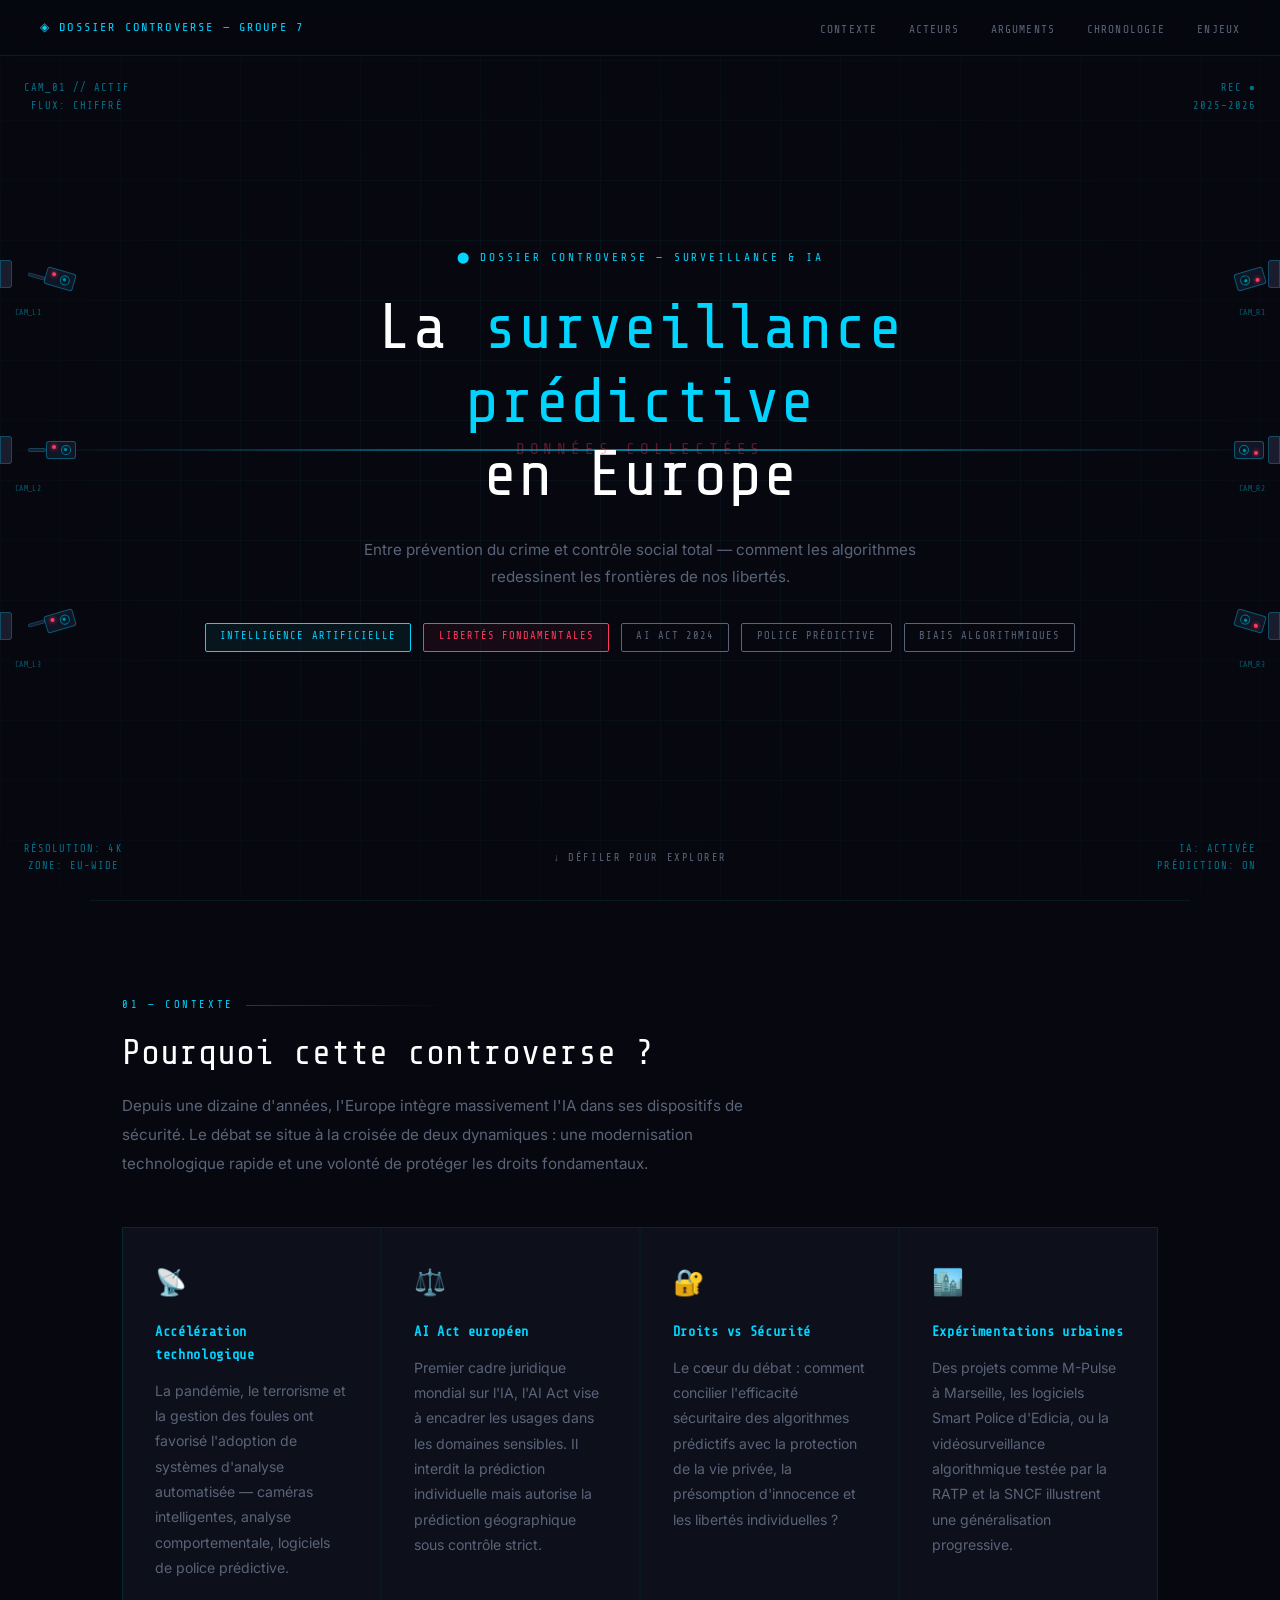
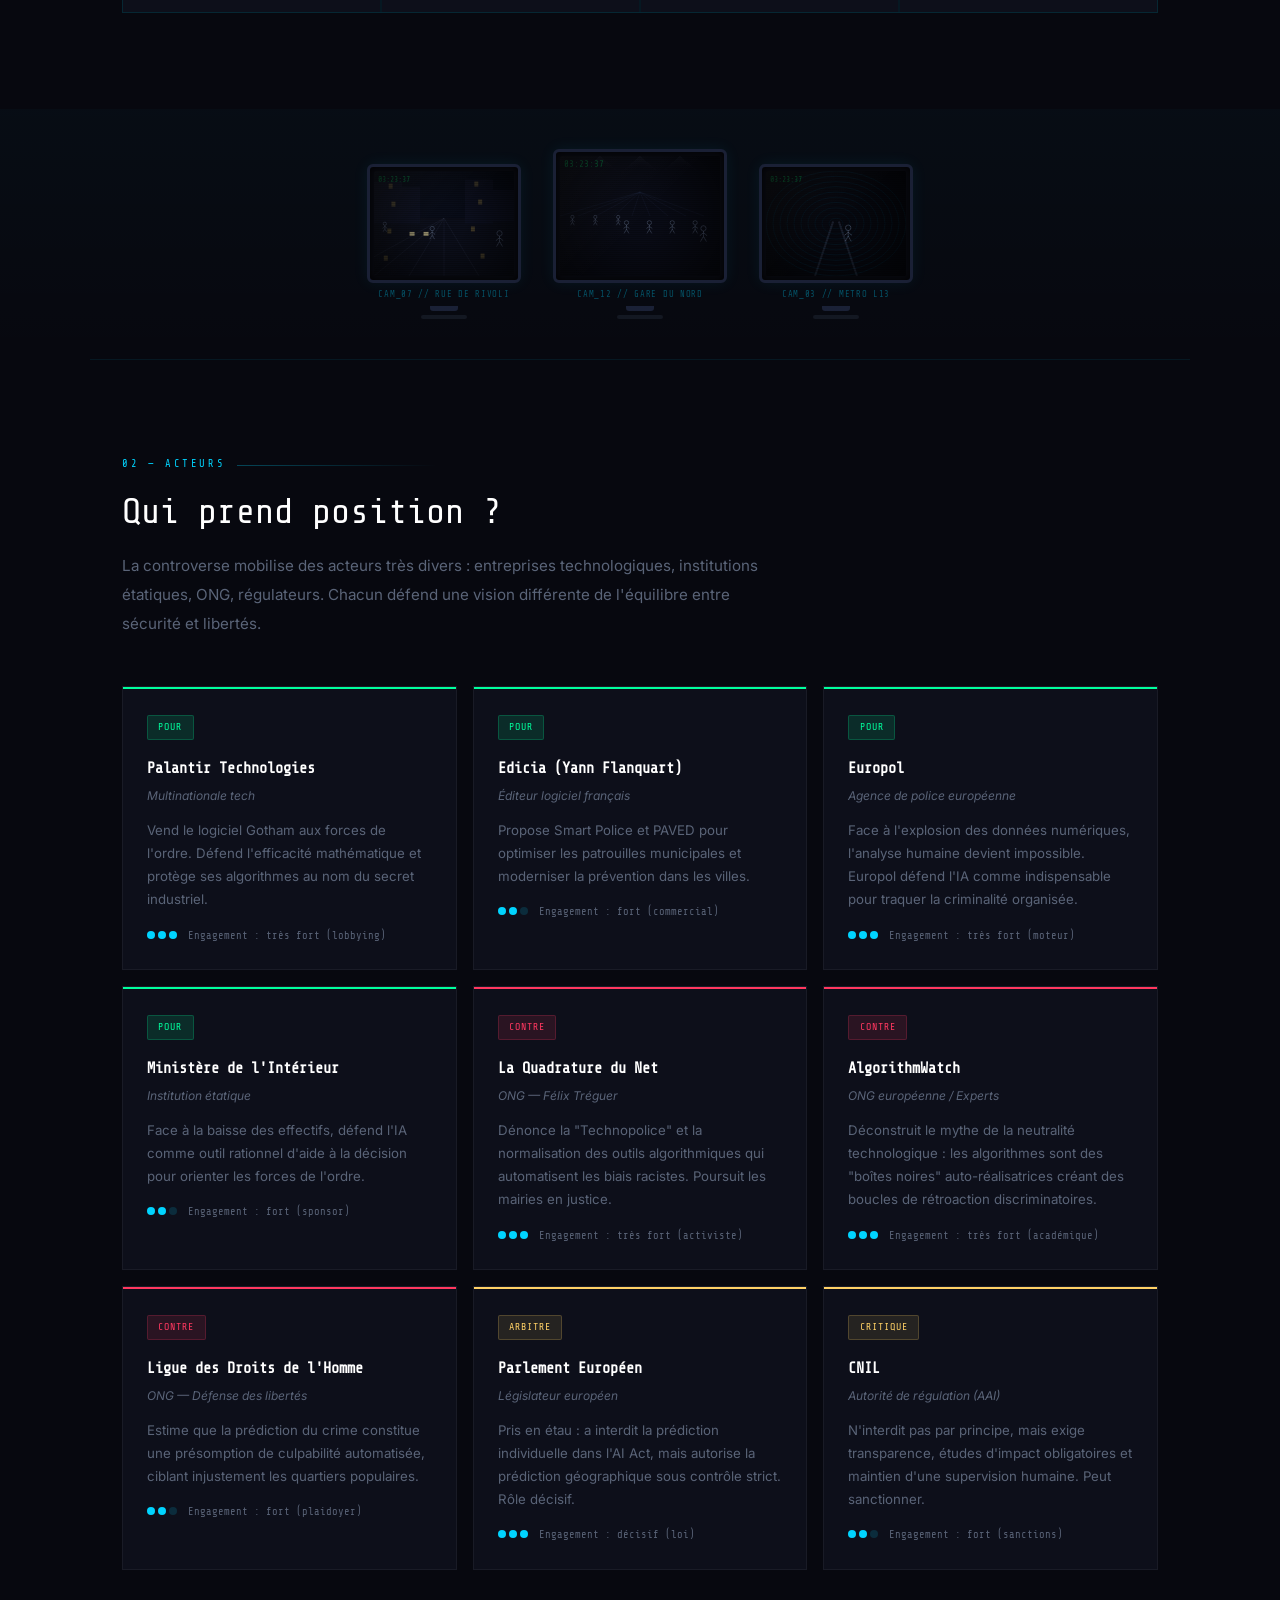
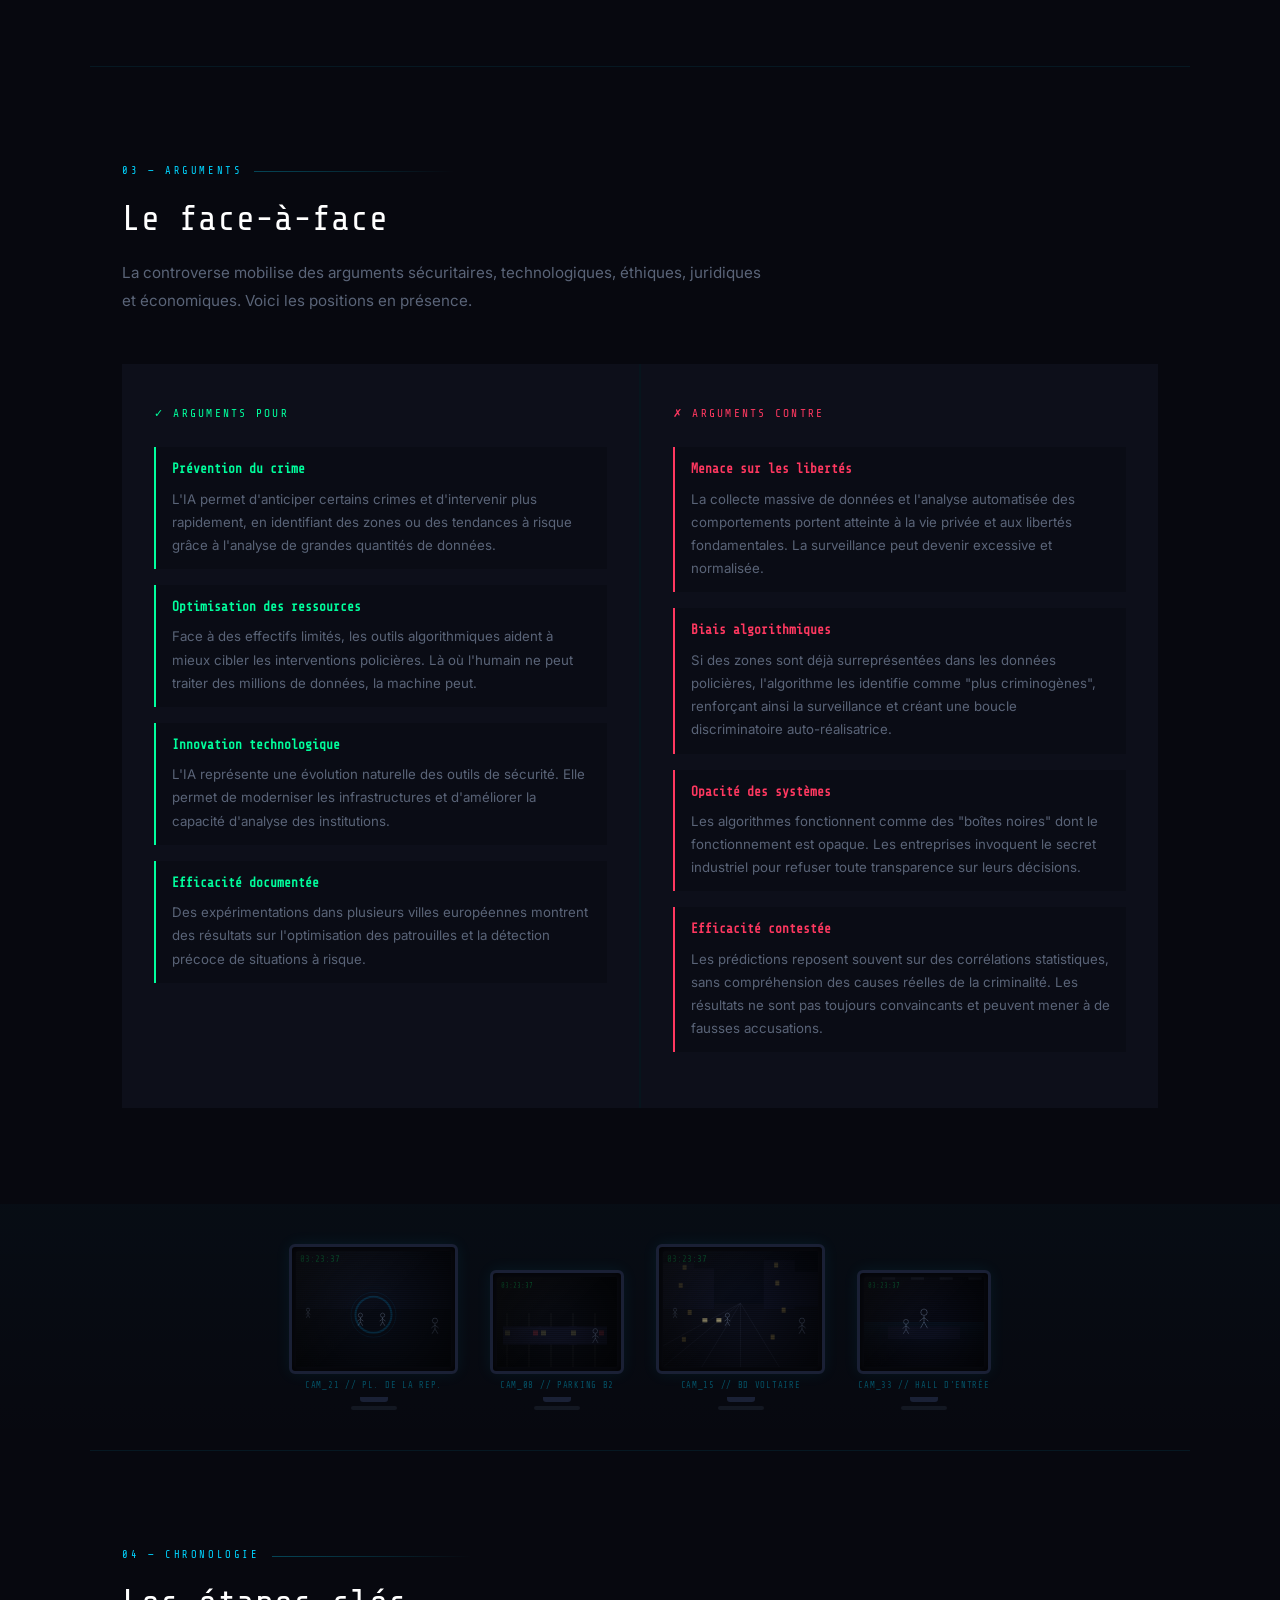
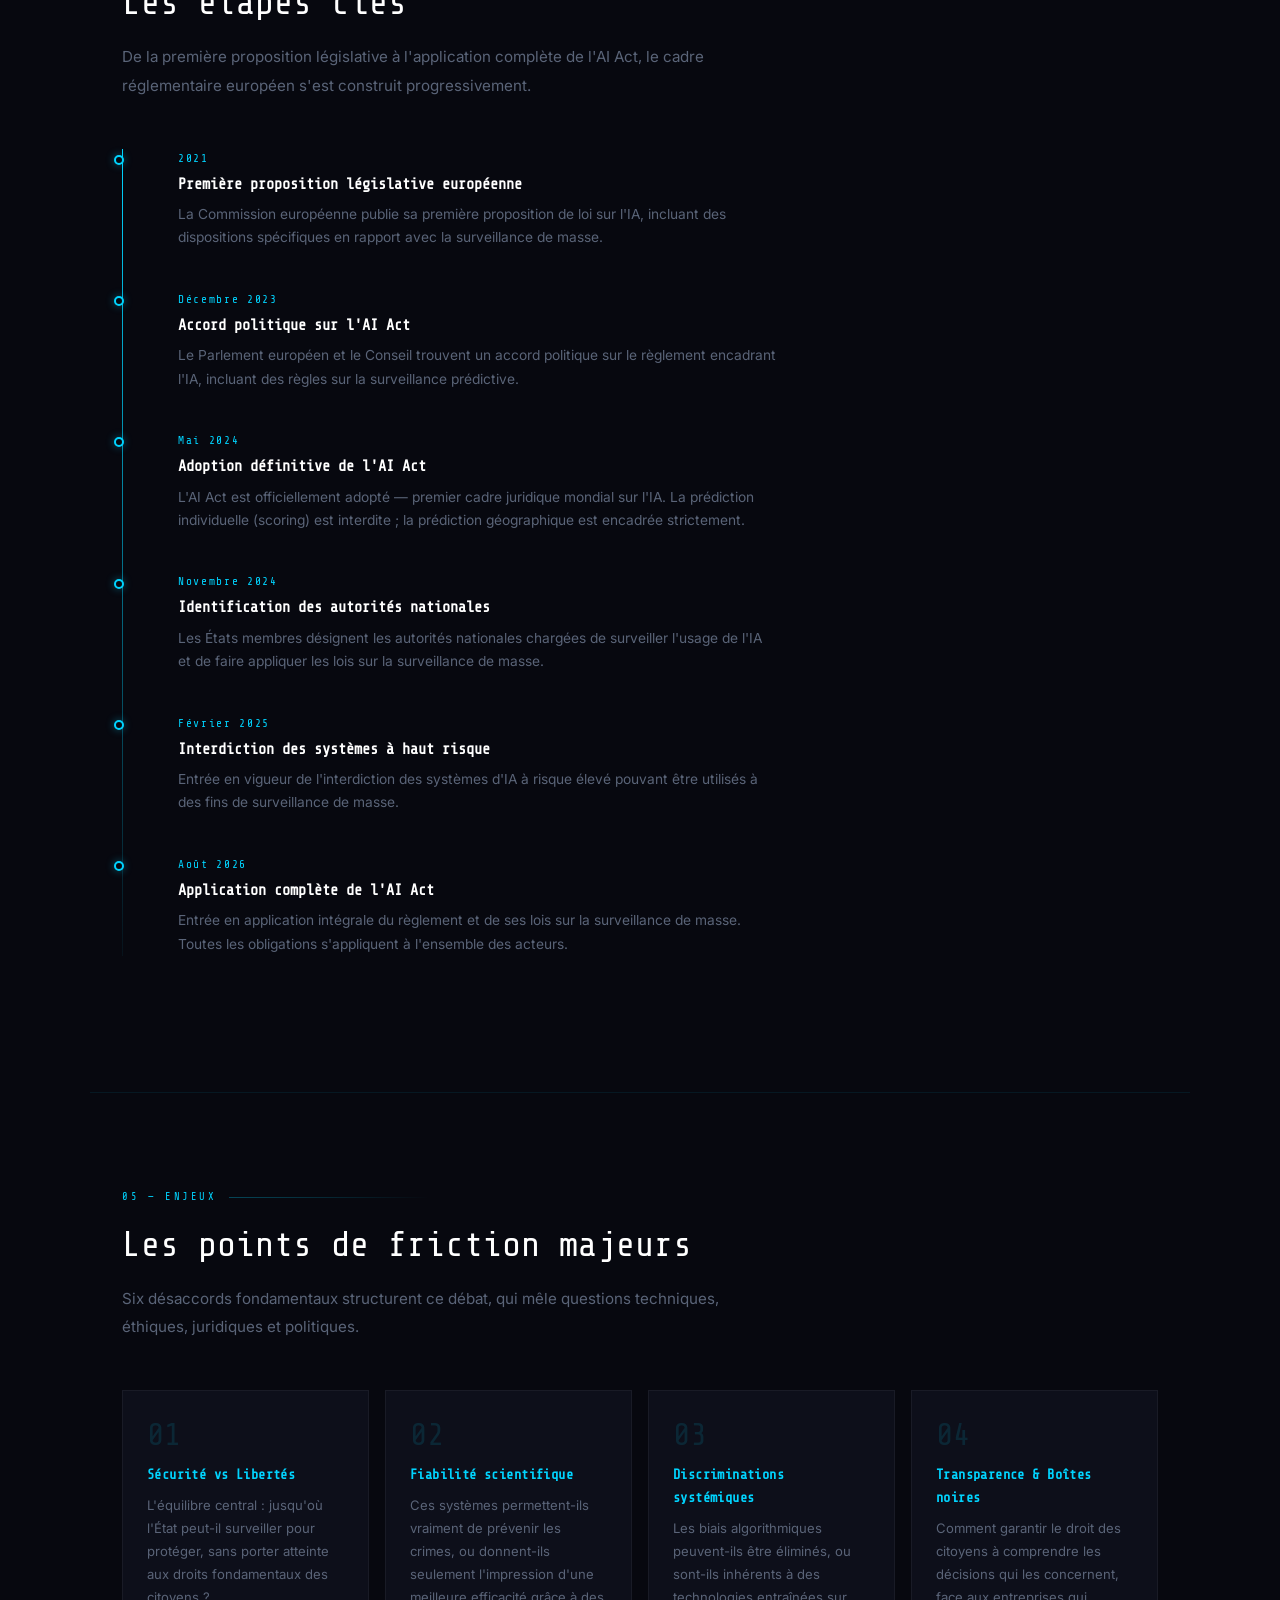
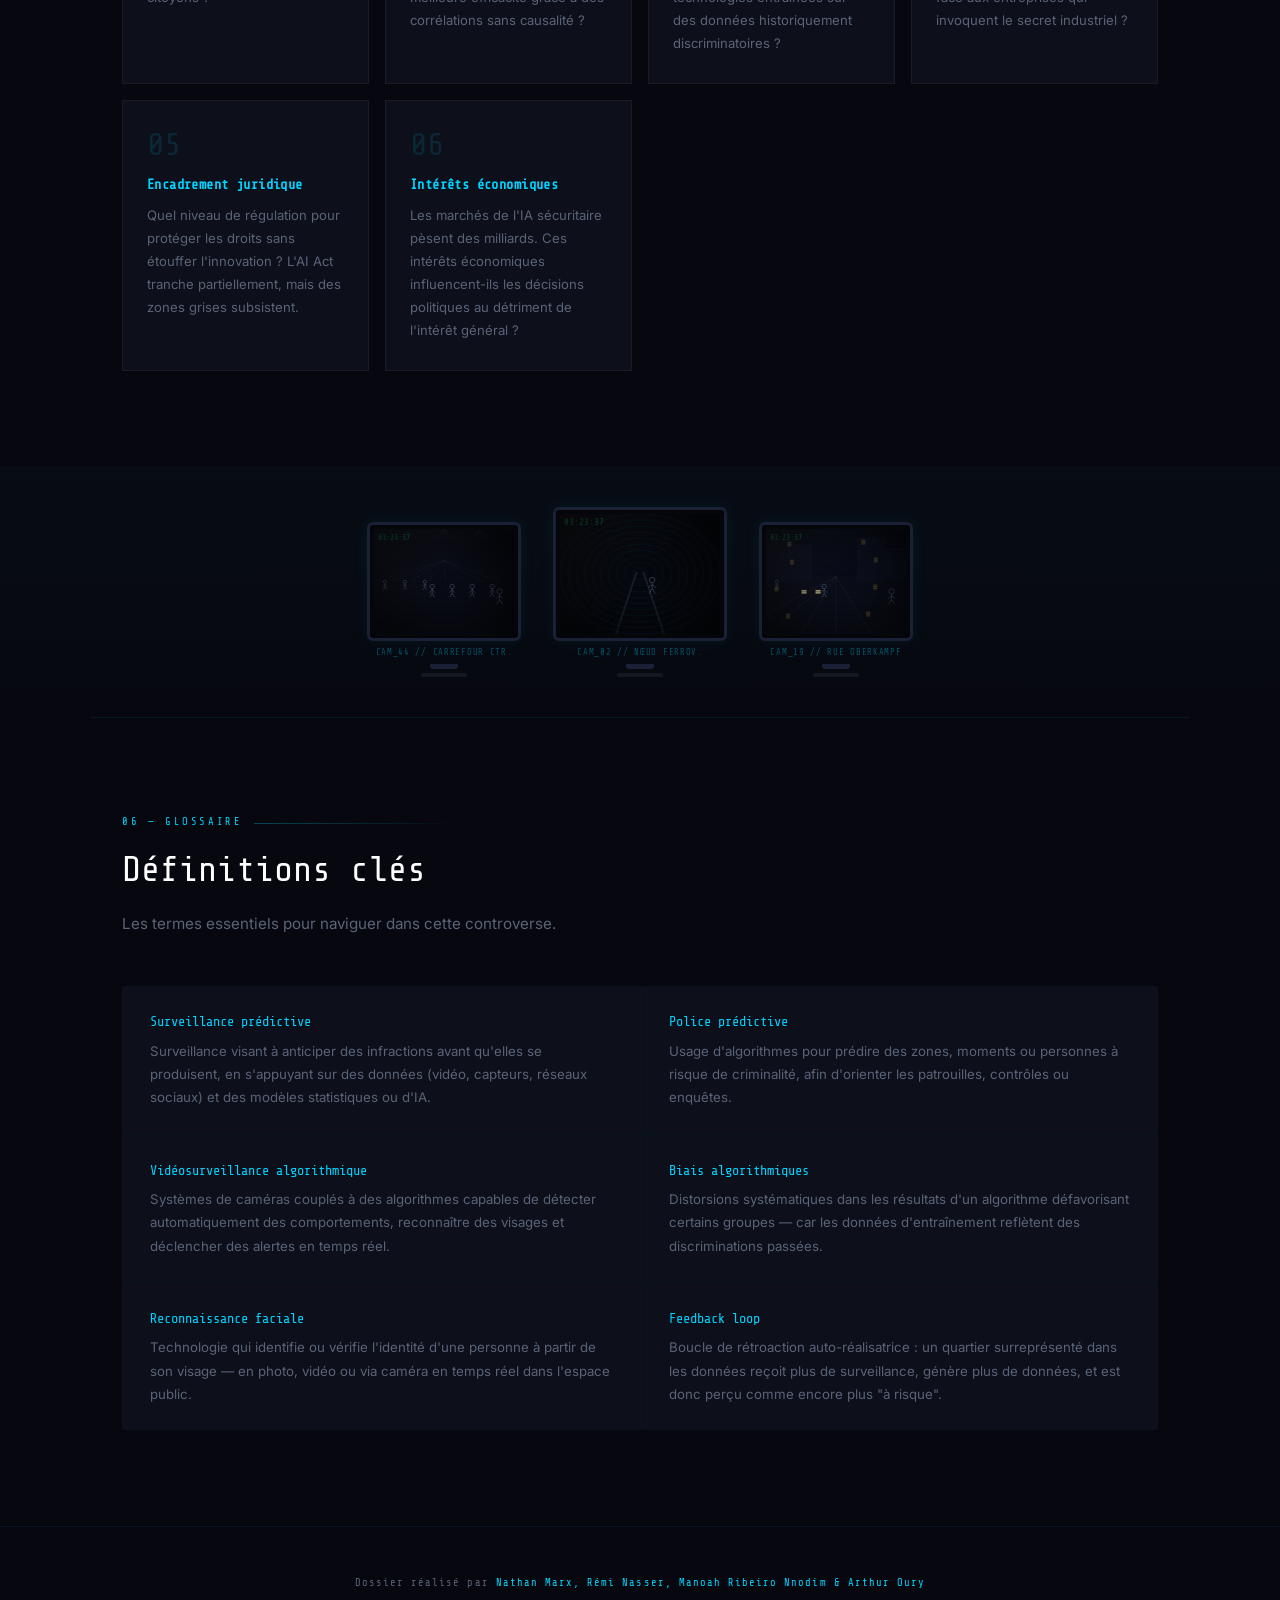
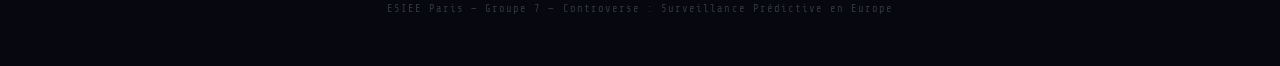
<file: index.html>
<!DOCTYPE html>
<html lang="fr">
<head>
<meta charset="UTF-8">
<meta name="viewport" content="width=device-width, initial-scale=1.0">
<title>Surveillance Prédictive — Dossier Controverse</title>
<link href="https://fonts.googleapis.com/css2?family=Share+Tech+Mono&family=Inter:wght@300;400;500;600&display=swap" rel="stylesheet">
<style>
  *, *::before, *::after { box-sizing: border-box; margin: 0; padding: 0; }

  :root {
    --bg:       #07080f;
    --bg2:      #0d0f1a;
    --bg3:      #111427;
    --blue:     #00d4ff;
    --blue-dim: #0099bb;
    --red:      #ff3860;
    --green:    #00ff9d;
    --yellow:   #ffd166;
    --text:     #c8d0e0;
    --text-dim: #5a6478;
    --mono:     'Share Tech Mono', monospace;
    --sans:     'Inter', sans-serif;
  }

  html { scroll-behavior: smooth; }

  body {
    background: var(--bg);
    color: var(--text);
    font-family: var(--sans);
    font-size: 16px;
    line-height: 1.7;
    overflow-x: hidden;
  }

  /* ── NAV ── */
  nav {
    position: fixed; top: 0; left: 0; right: 0; z-index: 100;
    display: flex; align-items: center; justify-content: space-between;
    padding: 0 2.5rem;
    height: 56px;
    background: rgba(7,8,15,0.85);
    backdrop-filter: blur(12px);
    border-bottom: 1px solid rgba(0,212,255,.12);
  }
  .nav-logo {
    font-family: var(--mono);
    font-size: .75rem;
    color: var(--blue);
    letter-spacing: .18em;
    text-transform: uppercase;
  }
  .nav-links { display: flex; gap: 2rem; list-style: none; }
  .nav-links a {
    font-family: var(--mono);
    font-size: .7rem;
    color: var(--text-dim);
    text-decoration: none;
    letter-spacing: .1em;
    text-transform: uppercase;
    transition: color .2s;
  }
  .nav-links a:hover { color: var(--blue); }

  /* ── HERO ── */
  #hero {
    position: relative;
    height: 100vh;
    display: flex; flex-direction: column;
    align-items: center; justify-content: center;
    text-align: center;
    overflow: hidden;
    padding: 0 2rem;
  }

  /* camera grid overlay */
  .grid-overlay {
    position: absolute; inset: 0;
    background-image:
      linear-gradient(rgba(0,212,255,.04) 1px, transparent 1px),
      linear-gradient(90deg, rgba(0,212,255,.04) 1px, transparent 1px);
    background-size: 60px 60px;
    pointer-events: none;
  }

  /* scan line */
  .scan-line {
    position: absolute; left: 0; right: 0;
    height: 2px;
    background: linear-gradient(90deg, transparent, rgba(0,212,255,.6), transparent);
    animation: scan 4s linear infinite;
    pointer-events: none;
  }
  @keyframes scan {
    0%   { top: 0; opacity: 1; }
    95%  { opacity: 1; }
    100% { top: 100%; opacity: 0; }
  }

  /* vignette */
  .hero-vignette {
    position: absolute; inset: 0;
    background: radial-gradient(ellipse at center, transparent 30%, rgba(7,8,15,.85) 100%);
    pointer-events: none;
  }

  /* CCTV corner tags */
  .cctv-tag {
    position: absolute;
    font-family: var(--mono);
    font-size: .65rem;
    color: var(--blue);
    opacity: .5;
    letter-spacing: .1em;
  }
  .cctv-tag.tl { top: 80px; left: 24px; }
  .cctv-tag.tr { top: 80px; right: 24px; text-align: right; }
  .cctv-tag.bl { bottom: 24px; left: 24px; }
  .cctv-tag.br { bottom: 24px; right: 24px; text-align: right; }

  .hero-eyebrow {
    font-family: var(--mono);
    font-size: .7rem;
    letter-spacing: .25em;
    text-transform: uppercase;
    color: var(--blue);
    margin-bottom: 1.5rem;
    position: relative; z-index: 2;
  }
  .hero-eyebrow::before {
    content: '⬤ ';
    animation: blink 1.2s step-end infinite;
  }
  @keyframes blink { 0%,100%{opacity:1} 50%{opacity:0} }

  #hero h1 {
    font-family: var(--mono);
    font-size: clamp(2rem, 5vw, 4.2rem);
    font-weight: 400;
    line-height: 1.15;
    color: #fff;
    position: relative; z-index: 2;
    max-width: 900px;
  }
  #hero h1 span { color: var(--blue); }

  .hero-sub {
    margin-top: 1.5rem;
    max-width: 560px;
    font-size: .95rem;
    color: var(--text-dim);
    position: relative; z-index: 2;
    line-height: 1.8;
  }

  .hero-tags {
    margin-top: 2rem;
    display: flex; gap: .75rem; flex-wrap: wrap; justify-content: center;
    position: relative; z-index: 2;
  }
  .tag {
    padding: .3rem .9rem;
    border-radius: 2px;
    font-family: var(--mono);
    font-size: .65rem;
    letter-spacing: .1em;
    text-transform: uppercase;
    border: 1px solid;
  }
  .tag-blue { border-color: var(--blue); color: var(--blue); background: rgba(0,212,255,.06); }
  .tag-red  { border-color: var(--red);  color: var(--red);  background: rgba(255,56,96,.06); }
  .tag-dim  { border-color: var(--text-dim); color: var(--text-dim); }

  .scroll-hint {
    position: absolute; bottom: 2rem; left: 50%; transform: translateX(-50%);
    font-family: var(--mono); font-size: .65rem; color: var(--text-dim);
    letter-spacing: .15em; text-transform: uppercase; z-index: 2;
    animation: bounce 2s ease-in-out infinite;
  }
  @keyframes bounce { 0%,100%{transform:translateX(-50%) translateY(0)} 50%{transform:translateX(-50%) translateY(6px)} }

  /* ── SECTIONS SHARED ── */
  section { padding: 6rem 2rem; max-width: 1100px; margin: 0 auto; }
  .section-label {
    font-family: var(--mono);
    font-size: .65rem;
    letter-spacing: .25em;
    text-transform: uppercase;
    color: var(--blue);
    margin-bottom: 1rem;
    display: flex; align-items: center; gap: .75rem;
  }
  .section-label::after {
    content: '';
    flex: 1;
    height: 1px;
    background: linear-gradient(90deg, rgba(0,212,255,.3), transparent);
    max-width: 200px;
  }
  h2 {
    font-family: var(--mono);
    font-size: clamp(1.4rem, 3vw, 2.2rem);
    font-weight: 400;
    color: #fff;
    margin-bottom: 1rem;
    line-height: 1.3;
  }
  .section-intro {
    color: var(--text-dim);
    max-width: 640px;
    font-size: .95rem;
    margin-bottom: 3rem;
    line-height: 1.9;
  }

  /* ── CONTEXT ── */
  #contexte { border-top: 1px solid rgba(0,212,255,.08); }
  .context-grid {
    display: grid;
    grid-template-columns: repeat(auto-fit, minmax(240px, 1fr));
    gap: 1.5px;
    background: rgba(0,212,255,.08);
    border: 1px solid rgba(0,212,255,.08);
  }
  .context-card {
    background: var(--bg2);
    padding: 2rem;
    transition: background .2s;
  }
  .context-card:hover { background: var(--bg3); }
  .context-icon {
    font-size: 1.6rem; margin-bottom: 1rem;
    display: block;
  }
  .context-card h3 {
    font-family: var(--mono);
    font-size: .85rem;
    color: var(--blue);
    margin-bottom: .75rem;
    letter-spacing: .05em;
  }
  .context-card p { font-size: .88rem; color: var(--text-dim); line-height: 1.8; }

  /* ── ACTORS ── */
  #acteurs { border-top: 1px solid rgba(0,212,255,.08); }
  .actors-grid {
    display: grid;
    grid-template-columns: repeat(auto-fill, minmax(300px, 1fr));
    gap: 1rem;
  }
  .actor-card {
    background: var(--bg2);
    border: 1px solid rgba(255,255,255,.05);
    padding: 1.5rem;
    position: relative;
    transition: border-color .2s, transform .2s;
    overflow: hidden;
  }
  .actor-card::before {
    content: '';
    position: absolute; top: 0; left: 0; right: 0;
    height: 2px;
  }
  .actor-card.pour::before  { background: var(--green); }
  .actor-card.contre::before { background: var(--red); }
  .actor-card.neutre::before { background: var(--yellow); }
  .actor-card:hover { border-color: rgba(0,212,255,.2); transform: translateY(-2px); }
  .actor-badge {
    display: inline-block;
    padding: .2rem .65rem;
    font-family: var(--mono);
    font-size: .62rem;
    letter-spacing: .1em;
    text-transform: uppercase;
    border-radius: 2px;
    margin-bottom: 1rem;
  }
  .badge-pour   { background: rgba(0,255,157,.12); color: var(--green); border: 1px solid rgba(0,255,157,.2); }
  .badge-contre { background: rgba(255,56,96,.12);  color: var(--red);   border: 1px solid rgba(255,56,96,.2); }
  .badge-neutre { background: rgba(255,209,102,.1); color: var(--yellow);border: 1px solid rgba(255,209,102,.2); }
  .actor-card h3 {
    font-family: var(--mono);
    font-size: .95rem;
    color: #fff;
    margin-bottom: .25rem;
  }
  .actor-type {
    font-size: .75rem; color: var(--text-dim);
    margin-bottom: .75rem;
    font-style: italic;
  }
  .actor-card p { font-size: .83rem; color: var(--text-dim); line-height: 1.75; }
  .actor-engagement {
    margin-top: 1rem;
    display: flex; align-items: center; gap: .5rem;
    font-family: var(--mono); font-size: .65rem; color: var(--text-dim);
  }
  .engagement-dots span {
    display: inline-block;
    width: 8px; height: 8px;
    border-radius: 50%;
    margin-right: 3px;
  }
  .dot-on  { background: var(--blue); }
  .dot-off { background: rgba(0,212,255,.15); }

  /* ── ARGUMENTS ── */
  #arguments { border-top: 1px solid rgba(0,212,255,.08); }
  .args-split {
    display: grid;
    grid-template-columns: 1fr 1fr;
    gap: 2px;
    background: rgba(0,212,255,.06);
  }
  @media(max-width:700px) { .args-split { grid-template-columns: 1fr; } }
  .args-col {
    background: var(--bg2);
    padding: 2.5rem 2rem;
  }
  .args-col-label {
    font-family: var(--mono);
    font-size: .7rem;
    letter-spacing: .2em;
    text-transform: uppercase;
    margin-bottom: 1.5rem;
    display: flex; align-items: center; gap: .5rem;
  }
  .args-col-label.pour-label   { color: var(--green); }
  .args-col-label.contre-label { color: var(--red); }
  .arg-item {
    border-left: 2px solid;
    padding: .75rem 1rem;
    margin-bottom: 1rem;
    background: rgba(0,0,0,.2);
  }
  .arg-item.pour-item   { border-color: var(--green); }
  .arg-item.contre-item { border-color: var(--red); }
  .arg-item h4 {
    font-family: var(--mono);
    font-size: .8rem;
    margin-bottom: .4rem;
  }
  .arg-item.pour-item h4   { color: var(--green); }
  .arg-item.contre-item h4 { color: var(--red); }
  .arg-item p { font-size: .83rem; color: var(--text-dim); line-height: 1.75; }

  /* ── TIMELINE ── */
  #chronologie { border-top: 1px solid rgba(0,212,255,.08); }
  .timeline {
    position: relative;
    padding-left: 2rem;
  }
  .timeline::before {
    content: '';
    position: absolute; left: 0; top: 0; bottom: 0;
    width: 1px;
    background: linear-gradient(180deg, var(--blue), rgba(0,212,255,.05));
  }
  .timeline-item {
    position: relative;
    margin-bottom: 2.5rem;
    padding-left: 1.5rem;
  }
  .timeline-item::before {
    content: '';
    position: absolute;
    left: -2.5rem;
    top: .4rem;
    width: 10px; height: 10px;
    border-radius: 50%;
    background: var(--bg);
    border: 2px solid var(--blue);
    box-shadow: 0 0 8px rgba(0,212,255,.4);
  }
  .timeline-date {
    font-family: var(--mono);
    font-size: .7rem;
    color: var(--blue);
    letter-spacing: .15em;
    margin-bottom: .25rem;
  }
  .timeline-item h3 {
    font-family: var(--mono);
    font-size: .95rem;
    color: #fff;
    margin-bottom: .35rem;
  }
  .timeline-item p { font-size: .86rem; color: var(--text-dim); max-width: 600px; }

  /* ── ENJEUX ── */
  #enjeux { border-top: 1px solid rgba(0,212,255,.08); }
  .enjeux-grid {
    display: grid;
    grid-template-columns: repeat(auto-fill, minmax(220px, 1fr));
    gap: 1rem;
  }
  .enjeu-card {
    border: 1px solid rgba(255,255,255,.05);
    padding: 1.75rem 1.5rem;
    background: var(--bg2);
    transition: border-color .2s;
  }
  .enjeu-card:hover { border-color: rgba(0,212,255,.2); }
  .enjeu-num {
    font-family: var(--mono);
    font-size: 2rem;
    color: rgba(0,212,255,.12);
    line-height: 1;
    margin-bottom: .75rem;
    font-weight: 400;
  }
  .enjeu-card h3 {
    font-family: var(--mono);
    font-size: .85rem;
    color: var(--blue);
    margin-bottom: .5rem;
    letter-spacing: .03em;
  }
  .enjeu-card p { font-size: .82rem; color: var(--text-dim); line-height: 1.75; }

  /* ── GLOSSAIRE ── */
  #glossaire { border-top: 1px solid rgba(0,212,255,.08); }
  .gloss-list { display: grid; grid-template-columns: 1fr 1fr; gap: 1px; background: rgba(0,212,255,.06); }
  @media(max-width:600px) { .gloss-list { grid-template-columns: 1fr; } }
  .gloss-item { background: var(--bg2); padding: 1.5rem 1.75rem; }
  .gloss-term {
    font-family: var(--mono);
    font-size: .85rem;
    color: var(--blue);
    margin-bottom: .4rem;
  }
  .gloss-item p { font-size: .83rem; color: var(--text-dim); line-height: 1.75; }

  /* ── FOOTER ── */
  footer {
    border-top: 1px solid rgba(0,212,255,.08);
    padding: 3rem 2rem;
    text-align: center;
    font-family: var(--mono);
    font-size: .65rem;
    color: var(--text-dim);
    letter-spacing: .1em;
  }
  footer span { color: var(--blue); }
</style>
</head>
<body>

<!-- NAV -->
<nav>
  <div class="nav-logo">◈ Dossier Controverse — Groupe 7</div>
  <ul class="nav-links">
    <li><a href="#contexte">Contexte</a></li>
    <li><a href="#acteurs">Acteurs</a></li>
    <li><a href="#arguments">Arguments</a></li>
    <li><a href="#chronologie">Chronologie</a></li>
    <li><a href="#enjeux">Enjeux</a></li>
  </ul>
</nav>

<!-- HERO -->
<div id="hero">
  <div class="grid-overlay"></div>
  <div class="scan-line"></div>
  <div class="hero-vignette"></div>

  <div class="cctv-tag tl">CAM_01 // ACTIF<br>FLUX: CHIFFRÉ</div>
  <div class="cctv-tag tr">REC ●<br>2025–2026</div>
  <div class="cctv-tag bl">RÉSOLUTION: 4K<br>ZONE: EU-WIDE</div>
  <div class="cctv-tag br">IA: ACTIVÉE<br>PRÉDICTION: ON</div>

  <div class="hero-eyebrow">Dossier controverse — Surveillance & IA</div>

  <h1>La <span>surveillance prédictive</span><br>en Europe</h1>

  <p class="hero-sub">
    Entre prévention du crime et contrôle social total — comment les algorithmes redessinent les frontières de nos libertés.
  </p>

  <div class="hero-tags">
    <span class="tag tag-blue">Intelligence Artificielle</span>
    <span class="tag tag-red">Libertés fondamentales</span>
    <span class="tag tag-dim">AI Act 2024</span>
    <span class="tag tag-dim">Police prédictive</span>
    <span class="tag tag-dim">Biais algorithmiques</span>
  </div>

  <div class="scroll-hint">↓ Défiler pour explorer</div>
</div>

<!-- CONTEXTE -->
<section id="contexte">
  <div class="section-label">01 — Contexte</div>
  <h2>Pourquoi cette controverse ?</h2>
  <p class="section-intro">
    Depuis une dizaine d'années, l'Europe intègre massivement l'IA dans ses dispositifs de sécurité. Le débat se situe à la croisée de deux dynamiques : une modernisation technologique rapide et une volonté de protéger les droits fondamentaux.
  </p>
  <div class="context-grid">
    <div class="context-card">
      <span class="context-icon">📡</span>
      <h3>Accélération technologique</h3>
      <p>La pandémie, le terrorisme et la gestion des foules ont favorisé l'adoption de systèmes d'analyse automatisée — caméras intelligentes, analyse comportementale, logiciels de police prédictive.</p>
    </div>
    <div class="context-card">
      <span class="context-icon">⚖️</span>
      <h3>AI Act européen</h3>
      <p>Premier cadre juridique mondial sur l'IA, l'AI Act vise à encadrer les usages dans les domaines sensibles. Il interdit la prédiction individuelle mais autorise la prédiction géographique sous contrôle strict.</p>
    </div>
    <div class="context-card">
      <span class="context-icon">🔐</span>
      <h3>Droits vs Sécurité</h3>
      <p>Le cœur du débat : comment concilier l'efficacité sécuritaire des algorithmes prédictifs avec la protection de la vie privée, la présomption d'innocence et les libertés individuelles ?</p>
    </div>
    <div class="context-card">
      <span class="context-icon">🏙️</span>
      <h3>Expérimentations urbaines</h3>
      <p>Des projets comme M-Pulse à Marseille, les logiciels Smart Police d'Edicia, ou la vidéosurveillance algorithmique testée par la RATP et la SNCF illustrent une généralisation progressive.</p>
    </div>
  </div>
</section>

<div class="tv-bank" id="tvbank1" aria-hidden="true"></div>

<!-- ACTEURS -->
<section id="acteurs">
  <div class="section-label">02 — Acteurs</div>
  <h2>Qui prend position ?</h2>
  <p class="section-intro">
    La controverse mobilise des acteurs très divers : entreprises technologiques, institutions étatiques, ONG, régulateurs. Chacun défend une vision différente de l'équilibre entre sécurité et libertés.
  </p>
  <div class="actors-grid">

    <div class="actor-card pour">
      <span class="actor-badge badge-pour">Pour</span>
      <h3>Palantir Technologies</h3>
      <div class="actor-type">Multinationale tech</div>
      <p>Vend le logiciel Gotham aux forces de l'ordre. Défend l'efficacité mathématique et protège ses algorithmes au nom du secret industriel.</p>
      <div class="actor-engagement">
        <span class="engagement-dots">
          <span class="dot-on"></span><span class="dot-on"></span><span class="dot-on"></span>
        </span>
        Engagement : très fort (lobbying)
      </div>
    </div>

    <div class="actor-card pour">
      <span class="actor-badge badge-pour">Pour</span>
      <h3>Edicia (Yann Flanquart)</h3>
      <div class="actor-type">Éditeur logiciel français</div>
      <p>Propose Smart Police et PAVED pour optimiser les patrouilles municipales et moderniser la prévention dans les villes.</p>
      <div class="actor-engagement">
        <span class="engagement-dots">
          <span class="dot-on"></span><span class="dot-on"></span><span class="dot-off"></span>
        </span>
        Engagement : fort (commercial)
      </div>
    </div>

    <div class="actor-card pour">
      <span class="actor-badge badge-pour">Pour</span>
      <h3>Europol</h3>
      <div class="actor-type">Agence de police européenne</div>
      <p>Face à l'explosion des données numériques, l'analyse humaine devient impossible. Europol défend l'IA comme indispensable pour traquer la criminalité organisée.</p>
      <div class="actor-engagement">
        <span class="engagement-dots">
          <span class="dot-on"></span><span class="dot-on"></span><span class="dot-on"></span>
        </span>
        Engagement : très fort (moteur)
      </div>
    </div>

    <div class="actor-card pour">
      <span class="actor-badge badge-pour">Pour</span>
      <h3>Ministère de l'Intérieur</h3>
      <div class="actor-type">Institution étatique</div>
      <p>Face à la baisse des effectifs, défend l'IA comme outil rationnel d'aide à la décision pour orienter les forces de l'ordre.</p>
      <div class="actor-engagement">
        <span class="engagement-dots">
          <span class="dot-on"></span><span class="dot-on"></span><span class="dot-off"></span>
        </span>
        Engagement : fort (sponsor)
      </div>
    </div>

    <div class="actor-card contre">
      <span class="actor-badge badge-contre">Contre</span>
      <h3>La Quadrature du Net</h3>
      <div class="actor-type">ONG — Félix Tréguer</div>
      <p>Dénonce la "Technopolice" et la normalisation des outils algorithmiques qui automatisent les biais racistes. Poursuit les mairies en justice.</p>
      <div class="actor-engagement">
        <span class="engagement-dots">
          <span class="dot-on"></span><span class="dot-on"></span><span class="dot-on"></span>
        </span>
        Engagement : très fort (activiste)
      </div>
    </div>

    <div class="actor-card contre">
      <span class="actor-badge badge-contre">Contre</span>
      <h3>AlgorithmWatch</h3>
      <div class="actor-type">ONG européenne / Experts</div>
      <p>Déconstruit le mythe de la neutralité technologique : les algorithmes sont des "boîtes noires" auto-réalisatrices créant des boucles de rétroaction discriminatoires.</p>
      <div class="actor-engagement">
        <span class="engagement-dots">
          <span class="dot-on"></span><span class="dot-on"></span><span class="dot-on"></span>
        </span>
        Engagement : très fort (académique)
      </div>
    </div>

    <div class="actor-card contre">
      <span class="actor-badge badge-contre">Contre</span>
      <h3>Ligue des Droits de l'Homme</h3>
      <div class="actor-type">ONG — Défense des libertés</div>
      <p>Estime que la prédiction du crime constitue une présomption de culpabilité automatisée, ciblant injustement les quartiers populaires.</p>
      <div class="actor-engagement">
        <span class="engagement-dots">
          <span class="dot-on"></span><span class="dot-on"></span><span class="dot-off"></span>
        </span>
        Engagement : fort (plaidoyer)
      </div>
    </div>

    <div class="actor-card neutre">
      <span class="actor-badge badge-neutre">Arbitre</span>
      <h3>Parlement Européen</h3>
      <div class="actor-type">Législateur européen</div>
      <p>Pris en étau : a interdit la prédiction individuelle dans l'AI Act, mais autorise la prédiction géographique sous contrôle strict. Rôle décisif.</p>
      <div class="actor-engagement">
        <span class="engagement-dots">
          <span class="dot-on"></span><span class="dot-on"></span><span class="dot-on"></span>
        </span>
        Engagement : décisif (loi)
      </div>
    </div>

    <div class="actor-card neutre">
      <span class="actor-badge badge-neutre">Critique</span>
      <h3>CNIL</h3>
      <div class="actor-type">Autorité de régulation (AAI)</div>
      <p>N'interdit pas par principe, mais exige transparence, études d'impact obligatoires et maintien d'une supervision humaine. Peut sanctionner.</p>
      <div class="actor-engagement">
        <span class="engagement-dots">
          <span class="dot-on"></span><span class="dot-on"></span><span class="dot-off"></span>
        </span>
        Engagement : fort (sanctions)
      </div>
    </div>

  </div>
</section>

<!-- ARGUMENTS -->
<section id="arguments">
  <div class="section-label">03 — Arguments</div>
  <h2>Le face-à-face</h2>
  <p class="section-intro">
    La controverse mobilise des arguments sécuritaires, technologiques, éthiques, juridiques et économiques. Voici les positions en présence.
  </p>
  <div class="args-split">
    <div class="args-col">
      <div class="args-col-label pour-label">✓ Arguments pour</div>

      <div class="arg-item pour-item">
        <h4>Prévention du crime</h4>
        <p>L'IA permet d'anticiper certains crimes et d'intervenir plus rapidement, en identifiant des zones ou des tendances à risque grâce à l'analyse de grandes quantités de données.</p>
      </div>

      <div class="arg-item pour-item">
        <h4>Optimisation des ressources</h4>
        <p>Face à des effectifs limités, les outils algorithmiques aident à mieux cibler les interventions policières. Là où l'humain ne peut traiter des millions de données, la machine peut.</p>
      </div>

      <div class="arg-item pour-item">
        <h4>Innovation technologique</h4>
        <p>L'IA représente une évolution naturelle des outils de sécurité. Elle permet de moderniser les infrastructures et d'améliorer la capacité d'analyse des institutions.</p>
      </div>

      <div class="arg-item pour-item">
        <h4>Efficacité documentée</h4>
        <p>Des expérimentations dans plusieurs villes européennes montrent des résultats sur l'optimisation des patrouilles et la détection précoce de situations à risque.</p>
      </div>
    </div>

    <div class="args-col">
      <div class="args-col-label contre-label">✗ Arguments contre</div>

      <div class="arg-item contre-item">
        <h4>Menace sur les libertés</h4>
        <p>La collecte massive de données et l'analyse automatisée des comportements portent atteinte à la vie privée et aux libertés fondamentales. La surveillance peut devenir excessive et normalisée.</p>
      </div>

      <div class="arg-item contre-item">
        <h4>Biais algorithmiques</h4>
        <p>Si des zones sont déjà surreprésentées dans les données policières, l'algorithme les identifie comme "plus criminogènes", renforçant ainsi la surveillance et créant une boucle discriminatoire auto-réalisatrice.</p>
      </div>

      <div class="arg-item contre-item">
        <h4>Opacité des systèmes</h4>
        <p>Les algorithmes fonctionnent comme des "boîtes noires" dont le fonctionnement est opaque. Les entreprises invoquent le secret industriel pour refuser toute transparence sur leurs décisions.</p>
      </div>

      <div class="arg-item contre-item">
        <h4>Efficacité contestée</h4>
        <p>Les prédictions reposent souvent sur des corrélations statistiques, sans compréhension des causes réelles de la criminalité. Les résultats ne sont pas toujours convaincants et peuvent mener à de fausses accusations.</p>
      </div>
    </div>
  </div>
</section>

<div class="tv-bank" id="tvbank2" aria-hidden="true"></div>

<!-- CHRONOLOGIE -->
<section id="chronologie">
  <div class="section-label">04 — Chronologie</div>
  <h2>Les étapes clés</h2>
  <p class="section-intro">
    De la première proposition législative à l'application complète de l'AI Act, le cadre réglementaire européen s'est construit progressivement.
  </p>
  <div class="timeline">
    <div class="timeline-item">
      <div class="timeline-date">2021</div>
      <h3>Première proposition législative européenne</h3>
      <p>La Commission européenne publie sa première proposition de loi sur l'IA, incluant des dispositions spécifiques en rapport avec la surveillance de masse.</p>
    </div>
    <div class="timeline-item">
      <div class="timeline-date">Décembre 2023</div>
      <h3>Accord politique sur l'AI Act</h3>
      <p>Le Parlement européen et le Conseil trouvent un accord politique sur le règlement encadrant l'IA, incluant des règles sur la surveillance prédictive.</p>
    </div>
    <div class="timeline-item">
      <div class="timeline-date">Mai 2024</div>
      <h3>Adoption définitive de l'AI Act</h3>
      <p>L'AI Act est officiellement adopté — premier cadre juridique mondial sur l'IA. La prédiction individuelle (scoring) est interdite ; la prédiction géographique est encadrée strictement.</p>
    </div>
    <div class="timeline-item">
      <div class="timeline-date">Novembre 2024</div>
      <h3>Identification des autorités nationales</h3>
      <p>Les États membres désignent les autorités nationales chargées de surveiller l'usage de l'IA et de faire appliquer les lois sur la surveillance de masse.</p>
    </div>
    <div class="timeline-item">
      <div class="timeline-date">Février 2025</div>
      <h3>Interdiction des systèmes à haut risque</h3>
      <p>Entrée en vigueur de l'interdiction des systèmes d'IA à risque élevé pouvant être utilisés à des fins de surveillance de masse.</p>
    </div>
    <div class="timeline-item">
      <div class="timeline-date">Août 2026</div>
      <h3>Application complète de l'AI Act</h3>
      <p>Entrée en application intégrale du règlement et de ses lois sur la surveillance de masse. Toutes les obligations s'appliquent à l'ensemble des acteurs.</p>
    </div>
  </div>
</section>

<!-- ENJEUX -->
<section id="enjeux">
  <div class="section-label">05 — Enjeux</div>
  <h2>Les points de friction majeurs</h2>
  <p class="section-intro">
    Six désaccords fondamentaux structurent ce débat, qui mêle questions techniques, éthiques, juridiques et politiques.
  </p>
  <div class="enjeux-grid">
    <div class="enjeu-card">
      <div class="enjeu-num">01</div>
      <h3>Sécurité vs Libertés</h3>
      <p>L'équilibre central : jusqu'où l'État peut-il surveiller pour protéger, sans porter atteinte aux droits fondamentaux des citoyens ?</p>
    </div>
    <div class="enjeu-card">
      <div class="enjeu-num">02</div>
      <h3>Fiabilité scientifique</h3>
      <p>Ces systèmes permettent-ils vraiment de prévenir les crimes, ou donnent-ils seulement l'impression d'une meilleure efficacité grâce à des corrélations sans causalité ?</p>
    </div>
    <div class="enjeu-card">
      <div class="enjeu-num">03</div>
      <h3>Discriminations systémiques</h3>
      <p>Les biais algorithmiques peuvent-ils être éliminés, ou sont-ils inhérents à des technologies entraînées sur des données historiquement discriminatoires ?</p>
    </div>
    <div class="enjeu-card">
      <div class="enjeu-num">04</div>
      <h3>Transparence & Boîtes noires</h3>
      <p>Comment garantir le droit des citoyens à comprendre les décisions qui les concernent, face aux entreprises qui invoquent le secret industriel ?</p>
    </div>
    <div class="enjeu-card">
      <div class="enjeu-num">05</div>
      <h3>Encadrement juridique</h3>
      <p>Quel niveau de régulation pour protéger les droits sans étouffer l'innovation ? L'AI Act tranche partiellement, mais des zones grises subsistent.</p>
    </div>
    <div class="enjeu-card">
      <div class="enjeu-num">06</div>
      <h3>Intérêts économiques</h3>
      <p>Les marchés de l'IA sécuritaire pèsent des milliards. Ces intérêts économiques influencent-ils les décisions politiques au détriment de l'intérêt général ?</p>
    </div>
  </div>
</section>

<div class="tv-bank" id="tvbank3" aria-hidden="true"></div>

<!-- GLOSSAIRE -->
<section id="glossaire">
  <div class="section-label">06 — Glossaire</div>
  <h2>Définitions clés</h2>
  <p class="section-intro">Les termes essentiels pour naviguer dans cette controverse.</p>
  <div class="gloss-list">
    <div class="gloss-item">
      <div class="gloss-term">Surveillance prédictive</div>
      <p>Surveillance visant à anticiper des infractions avant qu'elles se produisent, en s'appuyant sur des données (vidéo, capteurs, réseaux sociaux) et des modèles statistiques ou d'IA.</p>
    </div>
    <div class="gloss-item">
      <div class="gloss-term">Police prédictive</div>
      <p>Usage d'algorithmes pour prédire des zones, moments ou personnes à risque de criminalité, afin d'orienter les patrouilles, contrôles ou enquêtes.</p>
    </div>
    <div class="gloss-item">
      <div class="gloss-term">Vidéosurveillance algorithmique</div>
      <p>Systèmes de caméras couplés à des algorithmes capables de détecter automatiquement des comportements, reconnaître des visages et déclencher des alertes en temps réel.</p>
    </div>
    <div class="gloss-item">
      <div class="gloss-term">Biais algorithmiques</div>
      <p>Distorsions systématiques dans les résultats d'un algorithme défavorisant certains groupes — car les données d'entraînement reflètent des discriminations passées.</p>
    </div>
    <div class="gloss-item">
      <div class="gloss-term">Reconnaissance faciale</div>
      <p>Technologie qui identifie ou vérifie l'identité d'une personne à partir de son visage — en photo, vidéo ou via caméra en temps réel dans l'espace public.</p>
    </div>
    <div class="gloss-item">
      <div class="gloss-term">Feedback loop</div>
      <p>Boucle de rétroaction auto-réalisatrice : un quartier surreprésenté dans les données reçoit plus de surveillance, génère plus de données, et est donc perçu comme encore plus "à risque".</p>
    </div>
  </div>
</section>

<footer>
  <p>Dossier réalisé par <span>Nathan Marx, Rémi Nasser, Manoah Ribeiro Nnodim & Arthur Oury</span></p>
  <p style="margin-top:.5rem; opacity:.5;">ESIEE Paris — Groupe 7 — Controverse : Surveillance Prédictive en Europe</p>
</footer>

<!-- CAMERAS -->
<style>
  .cam-wrap {
    position: fixed;
    top: 50%;
    transform: translateY(-50%);
    z-index: 99;
    display: flex;
    flex-direction: column;
    gap: 120px;
    pointer-events: none;
  }
  .cam-wrap.left  { left: 0; }
  .cam-wrap.right { right: 0; }

  .cam-unit {
    position: relative;
    width: 56px;
    height: 56px;
  }

  /* wall mount bracket */
  .cam-bracket {
    position: absolute;
    background: #1a1d2e;
    border: 1px solid rgba(0,212,255,.25);
  }
  .cam-wrap.left  .cam-bracket { left: 0; top: 50%; transform: translateY(-50%); width: 12px; height: 28px; border-radius: 0 3px 3px 0; }
  .cam-wrap.right .cam-bracket { right: 0; top: 50%; transform: translateY(-50%); width: 12px; height: 28px; border-radius: 3px 0 0 3px; }

  /* pivot arm */
  .cam-arm {
    position: absolute;
    top: 50%; left: 50%;
    width: 18px; height: 4px;
    background: #1a1d2e;
    border: 1px solid rgba(0,212,255,.2);
    border-radius: 2px;
    transform-origin: left center;
    transform: translateY(-50%);
  }

  /* camera body */
  .cam-body {
    position: absolute;
    top: 50%; left: 50%;
    transform: translateY(-50%);
    width: 30px; height: 18px;
    background: #111627;
    border: 1px solid rgba(0,212,255,.35);
    border-radius: 3px;
    display: flex; align-items: center; justify-content: flex-end;
    padding-right: 4px;
  }
  .cam-lens {
    width: 10px; height: 10px;
    border-radius: 50%;
    background: radial-gradient(circle at 35% 35%, #003344, #000508);
    border: 1px solid rgba(0,212,255,.5);
    position: relative;
  }
  .cam-lens::after {
    content: '';
    position: absolute;
    top: 2px; left: 2px;
    width: 3px; height: 3px;
    border-radius: 50%;
    background: rgba(0,212,255,.6);
    animation: lens-blink 2.5s ease-in-out infinite;
  }
  @keyframes lens-blink {
    0%,90%,100% { opacity: 1; }
    95% { opacity: 0.1; }
  }

  /* red indicator light */
  .cam-led {
    position: absolute;
    top: 3px; left: 5px;
    width: 4px; height: 4px;
    border-radius: 50%;
    background: #ff3860;
    box-shadow: 0 0 4px #ff3860;
    animation: led-pulse 1.8s ease-in-out infinite;
  }
  @keyframes led-pulse {
    0%,100% { opacity: 1; }
    50% { opacity: .2; }
  }

  /* scan beam */
  .cam-beam {
    position: absolute;
    top: 50%; left: 50%;
    width: 0; height: 0;
    opacity: 0;
    pointer-events: none;
    transition: opacity .3s;
  }
  .cam-wrap.left  .cam-beam { border-top: 14px solid transparent; border-bottom: 14px solid transparent; border-right: 80px solid rgba(0,212,255,.04); transform: translateY(-14px); }
  .cam-wrap.right .cam-beam { border-top: 14px solid transparent; border-bottom: 14px solid transparent; border-left: 80px solid rgba(0,212,255,.04);  transform: translateX(-80px) translateY(-14px); }

  .cam-unit:hover .cam-beam,
  .cam-unit.active .cam-beam { opacity: 1; }

  /* detection label */
  .cam-label {
    position: absolute;
    bottom: -18px;
    left: 50%;
    transform: translateX(-50%);
    font-family: 'Share Tech Mono', monospace;
    font-size: 8px;
    color: rgba(0,212,255,.4);
    white-space: nowrap;
    letter-spacing: .05em;
  }
</style>

<!-- Left cameras -->
<div class="cam-wrap left" id="cams-left">
  <div class="cam-unit" id="cam-L0">
    <div class="cam-bracket"></div>
    <div class="cam-arm" id="arm-L0"></div>
    <div class="cam-body" id="body-L0">
      <div class="cam-led"></div>
      <div class="cam-lens"></div>
    </div>
    <div class="cam-beam"></div>
    <div class="cam-label">CAM_L1</div>
  </div>
  <div class="cam-unit" id="cam-L1">
    <div class="cam-bracket"></div>
    <div class="cam-arm" id="arm-L1"></div>
    <div class="cam-body" id="body-L1">
      <div class="cam-led"></div>
      <div class="cam-lens"></div>
    </div>
    <div class="cam-beam"></div>
    <div class="cam-label">CAM_L2</div>
  </div>
  <div class="cam-unit" id="cam-L2">
    <div class="cam-bracket"></div>
    <div class="cam-arm" id="arm-L2"></div>
    <div class="cam-body" id="body-L2">
      <div class="cam-led"></div>
      <div class="cam-lens"></div>
    </div>
    <div class="cam-beam"></div>
    <div class="cam-label">CAM_L3</div>
  </div>
</div>

<!-- Right cameras -->
<div class="cam-wrap right" id="cams-right">
  <div class="cam-unit" id="cam-R0">
    <div class="cam-bracket"></div>
    <div class="cam-arm" id="arm-R0"></div>
    <div class="cam-body" id="body-R0">
      <div class="cam-led"></div>
      <div class="cam-lens"></div>
    </div>
    <div class="cam-beam"></div>
    <div class="cam-label">CAM_R1</div>
  </div>
  <div class="cam-unit" id="cam-R1">
    <div class="cam-bracket"></div>
    <div class="cam-arm" id="arm-R1"></div>
    <div class="cam-body" id="body-R1">
      <div class="cam-led"></div>
      <div class="cam-lens"></div>
    </div>
    <div class="cam-beam"></div>
    <div class="cam-label">CAM_R2</div>
  </div>
  <div class="cam-unit" id="cam-R2">
    <div class="cam-bracket"></div>
    <div class="cam-arm" id="arm-R2"></div>
    <div class="cam-body" id="body-R2">
      <div class="cam-led"></div>
      <div class="cam-lens"></div>
    </div>
    <div class="cam-beam"></div>
    <div class="cam-label">CAM_R3</div>
  </div>
</div>

<!-- HACK OVERLAY -->
<style>
#hack-overlay {
  position: fixed; inset: 0; z-index: 200;
  pointer-events: none; overflow: hidden;
}
#hack-overlay::before {
  content: '';
  position: absolute; inset: 0;
  background: repeating-linear-gradient(0deg, transparent, transparent 3px, rgba(0,212,255,.015) 3px, rgba(0,212,255,.015) 4px);
  opacity: 0; transition: opacity .4s;
}
#hack-overlay.active::before { opacity: 1; }
#hack-canvas { position: absolute; inset: 0; width: 100%; height: 100%; }
.hud-corner {
  position: absolute; font-family: 'Share Tech Mono', monospace;
  font-size: .58rem; color: rgba(0,212,255,0); letter-spacing: .07em;
  line-height: 1.6; transition: color .5s; white-space: nowrap;
}
.hud-corner.tl { top: 68px; left: 10px; }
.hud-corner.br { bottom: 10px; right: 10px; text-align: right; }
#hack-overlay.active .hud-corner { color: rgba(0,212,255,.4); }
#hack-warning {
  position: absolute; top: 50%; left: 50%;
  transform: translate(-50%,-50%);
  font-family: 'Share Tech Mono', monospace;
  font-size: 1rem; color: #ff3860;
  letter-spacing: .3em; text-transform: uppercase;
  opacity: 0; text-align: center; pointer-events: none;
}

/* TV banks */
.tv-bank {
  width: 100%; padding: 2.5rem 2rem;
  display: flex; justify-content: center; align-items: flex-end;
  gap: 2rem; flex-wrap: wrap;
  opacity: 0; transform: translateY(30px);
  transition: opacity .9s ease, transform .9s ease;
  position: relative; overflow: hidden; min-height: 200px;
}
.tv-bank::before {
  content: '';
  position: absolute; inset: 0;
  background: linear-gradient(180deg, rgba(0,212,255,.025) 0%, transparent 100%);
  pointer-events: none;
}
.tv-bank.visible { opacity: 1; transform: translateY(0); }
.tv-set { display: flex; flex-direction: column; align-items: center; gap: 4px; }
.tv-frame {
  border: 3px solid #1a2035; border-radius: 6px; padding: 4px;
  background: #08090f;
  box-shadow: 0 0 16px rgba(0,212,255,.07), inset 0 0 8px rgba(0,0,0,.9);
  position: relative;
}
.tv-frame::after {
  content: ''; position: absolute; inset: 4px; border-radius: 2px;
  background: linear-gradient(135deg, rgba(255,255,255,.025) 0%, transparent 55%);
  pointer-events: none;
}
.tv-screen { display: block; border-radius: 2px; }
.tv-label {
  font-family: 'Share Tech Mono', monospace;
  font-size: .55rem; color: rgba(0,212,255,.35);
  letter-spacing: .08em; text-align: center;
}
.tv-stand { width: 28px; height: 5px; background: #1a2035; border-radius: 0 0 3px 3px; }
.tv-base  { width: 46px; height: 4px; background: #131721; border-radius: 2px; }
</style>

<div id="hack-overlay">
  <canvas id="hack-canvas"></canvas>
  <div class="hud-corner tl" id="hud-tl"></div>
  <div class="hud-corner br" id="hud-br"></div>
  <div id="hack-warning"></div>
</div>

<script>
/* ═══════════════════════════════════
   HACK OVERLAY — scroll-driven
═══════════════════════════════════ */
const hackCanvas  = document.getElementById('hack-canvas');
const hackCtx     = hackCanvas.getContext('2d');
const overlay     = document.getElementById('hack-overlay');
const hudTL       = document.getElementById('hud-tl');
const hudBR       = document.getElementById('hud-br');
const hackWarning = document.getElementById('hack-warning');
let hackIntensity = 0, lastHackTime = 0, hackFrame = 0, warnAlpha = 0;

function resizeHack() { hackCanvas.width = window.innerWidth; hackCanvas.height = window.innerHeight; }
resizeHack(); window.addEventListener('resize', resizeHack);

const hexChars = '0123456789ABCDEF';
const codeLines = [
  'SYS_BYPASS: ACTIVE','FIREWALL: BREACHED','ROOT_ACCESS: GRANTED',
  'ENCRYPT_KEY: 0x4F3A2B1C','PACKET_INTERCEPT: ON','NODE_ID: EU-CCTV-7749',
  'STREAM_DECODE: RUNNING','FACE_MATCH: 94.3%','BEHAVIORAL_SCORE: HIGH',
  'DATA_EXFIL: 2.3GB','LOCATION_LOG: PARIS-75','PREDICT_RISK: 0.87',
];
const bands = Array.from({length:10}, () => ({y:Math.random(),h:.02+Math.random()*.05,dx:0,life:0,maxLife:0}));
const warnings = ['SURVEILLANCE ACTIVE','DONNÉES COLLECTÉES','PROFIL ANALYSÉ','SUIVI EN COURS'];

function drawHack(ts) {
  requestAnimationFrame(drawHack);
  const dt = ts - lastHackTime; lastHackTime = ts; hackFrame++;
  const scrollable = document.body.scrollHeight - window.innerHeight;
  hackIntensity = scrollable > 0 ? Math.min(1, window.scrollY / scrollable) : 0;

  if (hackIntensity < 0.02) { hackCtx.clearRect(0,0,hackCanvas.width,hackCanvas.height); overlay.classList.remove('active'); return; }
  overlay.classList.add('active');
  hackCtx.clearRect(0,0,hackCanvas.width,hackCanvas.height);
  const W = hackCanvas.width, H = hackCanvas.height;

  /* glitch bands */
  bands.forEach(b => {
    if (b.life <= 0) {
      if (Math.random() < hackIntensity * 0.06) {
        b.y = Math.random(); b.h = 0.006 + Math.random()*0.04*hackIntensity;
        b.dx = (Math.random()-.5)*50*hackIntensity;
        b.maxLife = 80+Math.random()*120; b.life = b.maxLife;
      }
    } else {
      b.life -= dt;
      const t = b.life/b.maxLife, y = b.y*H, h = b.h*H;
      const a = Math.min(t*3,1)*hackIntensity*0.2;
      hackCtx.save();
      hackCtx.globalAlpha = a;
      hackCtx.fillStyle = 'rgba(0,212,255,1)';
      hackCtx.fillRect(b.dx,y,W,h*0.4);
      hackCtx.globalAlpha = a*0.45;
      hackCtx.fillStyle = 'rgba(255,56,96,1)';
      hackCtx.fillRect(b.dx+7*hackIntensity,y+h*0.3,W,h*0.4);
      hackCtx.restore();
    }
  });

  /* hex rain */
  if (hackFrame%3===0 && hackIntensity>0.12) {
    const cols = Math.floor(hackIntensity*7);
    for (let i=0;i<cols;i++) {
      const hex = Array.from({length:6},()=>hexChars[Math.floor(Math.random()*16)]).join('');
      hackCtx.save();
      hackCtx.globalAlpha = (Math.random()*0.2+0.04)*hackIntensity;
      hackCtx.fillStyle = '#00d4ff';
      hackCtx.font = `${10+Math.random()*4}px 'Share Tech Mono',monospace`;
      hackCtx.fillText(hex, Math.random()*W, Math.random()*H);
      hackCtx.restore();
    }
  }

  /* HUD text refresh */
  if (hackFrame%45===0) {
    const l1 = codeLines[Math.floor(Math.random()*codeLines.length)];
    const l2 = codeLines[Math.floor(Math.random()*codeLines.length)];
    hudTL.innerHTML = `INTRUSION_LEVEL: ${Math.floor(hackIntensity*100)}%<br>${l1}<br>TIME: ${new Date().toISOString().slice(11,19)}`;
    hudBR.innerHTML = `${l2}<br>NODES: ${Math.floor(hackIntensity*247+3)}<br>EU-CCTV GRID: ACTIVE`;
  }

  /* red warning at high depth */
  if (hackIntensity > 0.68) {
    const wt = (hackIntensity-0.68)/0.32;
    warnAlpha += (Math.abs(Math.sin(ts*0.0018)) - warnAlpha)*0.04;
    hackWarning.style.opacity = warnAlpha*wt;
    hackWarning.textContent = warnings[Math.floor(ts/2200)%4];
  } else { hackWarning.style.opacity = 0; }

  /* edge vignette */
  const vg = hackCtx.createRadialGradient(W/2,H/2,H*.28,W/2,H/2,H*.9);
  vg.addColorStop(0,'transparent');
  vg.addColorStop(1,`rgba(0,212,255,${0.05*hackIntensity})`);
  hackCtx.save(); hackCtx.globalCompositeOperation='screen';
  hackCtx.fillStyle=vg; hackCtx.fillRect(0,0,W,H); hackCtx.restore();
}
requestAnimationFrame(drawHack);

/* ═══════════════════════════════════
   TV SCREENS
═══════════════════════════════════ */
const TV_CONFIGS = [
  { bank:'tvbank1', tvs:[
    {w:140,h:105,label:'CAM_07 // RUE DE RIVOLI',  scene:'street'},
    {w:160,h:120,label:'CAM_12 // GARE DU NORD',    scene:'crowd'},
    {w:140,h:105,label:'CAM_03 // METRO L13',        scene:'tunnel'},
  ]},
  { bank:'tvbank2', tvs:[
    {w:155,h:116,label:'CAM_21 // PL. DE LA REP.',  scene:'plaza'},
    {w:120,h:90, label:'CAM_08 // PARKING B2',       scene:'parking'},
    {w:155,h:116,label:'CAM_15 // BD VOLTAIRE',      scene:'street'},
    {w:120,h:90, label:"CAM_33 // HALL D'ENTRÉE",    scene:'hall'},
  ]},
  { bank:'tvbank3', tvs:[
    {w:140,h:105,label:'CAM_44 // CARREFOUR CTR.',   scene:'crowd'},
    {w:160,h:120,label:'CAM_02 // NŒUD FERROV.',     scene:'tunnel'},
    {w:140,h:105,label:'CAM_19 // RUE OBERKAMPF',    scene:'street'},
  ]},
];

function drawStick(ctx,x,y,scale){
  const s=scale*13; ctx.strokeStyle=`rgba(170,195,235,${0.22*scale+0.14})`; ctx.lineWidth=1;
  ctx.beginPath(); ctx.arc(x,y-s*1.1,s*.36,0,Math.PI*2); ctx.stroke();
  ctx.beginPath(); ctx.moveTo(x,y-s*.74); ctx.lineTo(x,y); ctx.stroke();
  ctx.beginPath(); ctx.moveTo(x,y); ctx.lineTo(x-s*.4,y+s*.7); ctx.stroke();
  ctx.beginPath(); ctx.moveTo(x,y); ctx.lineTo(x+s*.4,y+s*.7); ctx.stroke();
  ctx.beginPath(); ctx.moveTo(x,y-s*.5); ctx.lineTo(x-s*.5,y-s*.1); ctx.stroke();
  ctx.beginPath(); ctx.moveTo(x,y-s*.5); ctx.lineTo(x+s*.5,y-s*.1); ctx.stroke();
}
function drawPeds(ctx,W,H,t,n){
  for(let i=0;i<n;i++){
    const ph=((t*.0004+i*.37)%1); const x=ph*W*1.3-W*.15;
    const d=.5+(i%3)*.15; const y=H*(.55+(i%3)*.06);
    drawStick(ctx,x,y,d*.7);
  }
}
function cctvFX(ctx,W,H,t,noise){
  ctx.fillStyle='rgba(0,220,100,.5)'; ctx.font=`${Math.round(W*.055)}px 'Share Tech Mono',monospace`;
  const d=new Date(); ctx.fillText(`${String(d.getHours()).padStart(2,'0')}:${String(d.getMinutes()).padStart(2,'0')}:${String(d.getSeconds()).padStart(2,'0')}`,4,11);
  for(let y=0;y<H;y+=2){ ctx.fillStyle='rgba(0,0,0,.22)'; ctx.fillRect(0,y,W,1); }
  if(noise>.05){
    const id=ctx.getImageData(0,0,W,H),d=id.data;
    for(let i=0;i<d.length;i+=20){ const n=(Math.random()-.5)*noise*55; d[i]=Math.max(0,Math.min(255,d[i]+n)); d[i+1]=Math.max(0,Math.min(255,d[i+1]+n)); d[i+2]=Math.max(0,Math.min(255,d[i+2]+n)); }
    ctx.putImageData(id,0,0);
  }
  const vg=ctx.createRadialGradient(W/2,H/2,H*.18,W/2,H/2,H*.78);
  vg.addColorStop(0,'transparent'); vg.addColorStop(1,'rgba(0,0,0,.6)');
  ctx.fillStyle=vg; ctx.fillRect(0,0,W,H);
  if(Math.random()<.018){ ctx.fillStyle=`rgba(0,212,255,${Math.random()*.12})`; ctx.fillRect(0,Math.random()*H,W,2+Math.random()*5); }
  if(Math.floor(t/680)%2===0){ ctx.fillStyle='rgba(255,56,96,.8)'; ctx.beginPath(); ctx.arc(W-9,8,3.5,0,Math.PI*2); ctx.fill(); }
}

function drawScene(ctx,W,H,scene,t,noise){
  ctx.clearRect(0,0,W,H); ctx.fillStyle='#060810'; ctx.fillRect(0,0,W,H);
  if(scene==='street'){
    ctx.fillStyle='#080c18'; ctx.fillRect(0,0,W,H*.45);
    ctx.fillStyle='#0b0e1a'; ctx.fillRect(0,H*.45,W,H*.55);
    ctx.strokeStyle='rgba(160,180,230,.06)';
    for(let i=0;i<5;i++){ ctx.beginPath(); ctx.moveTo(W/2,H*.45); ctx.lineTo(i*(W/4)-W/4,H); ctx.stroke(); }
    ctx.fillStyle='#0d1020';
    [[0,H*.1,W*.2,H*.4],[W*.15,H*.15,W*.18,H*.35],[W*.65,H*.08,W*.2,H*.42],[W*.8,H*.18,W*.22,H*.3]].forEach(([x,y,w,h])=>ctx.fillRect(x,y,w,h));
    ctx.fillStyle='rgba(255,215,90,.22)';
    for(let i=0;i<10;i++){ if(Math.sin(t*.001+i*2.3)>.3){ ctx.fillRect(8+Math.random()*W*.12,H*.12+i*9,4,5); ctx.fillRect(W*.67+Math.random()*W*.1,H*.1+i*9,4,5); } }
    drawPeds(ctx,W,H,t,4);
    const cx=((t*.02)%1)*W;
    ctx.fillStyle='rgba(255,238,170,.55)'; ctx.fillRect(cx,H*.58,5,4); ctx.fillRect(cx+14,H*.58,5,4);
  }
  if(scene==='crowd'){
    ctx.fillStyle='#090b16'; ctx.fillRect(0,0,W,H);
    ctx.strokeStyle='rgba(90,110,170,.07)';
    for(let x=0;x<W;x+=18){ ctx.beginPath(); ctx.moveTo(x,H*.5); ctx.lineTo(W/2,H*.3); ctx.stroke(); }
    drawPeds(ctx,W,H,t,11);
    for(let i=0;i<3;i++){
      const lx=W*(i+1)/4; const g=ctx.createRadialGradient(lx,0,0,lx,H*.5,H*.38);
      g.addColorStop(0,'rgba(190,210,255,.05)'); g.addColorStop(1,'transparent');
      ctx.fillStyle=g; ctx.fillRect(0,0,W,H);
    }
  }
  if(scene==='tunnel'){
    ctx.fillStyle='#06080f'; ctx.fillRect(0,0,W,H);
    for(let i=10;i>0;i--){ const f=i/10;
      ctx.beginPath(); ctx.ellipse(W/2,H/2,W*.5*f,H*.5*f,0,0,Math.PI*2);
      ctx.strokeStyle=`rgba(0,175,255,${.04+.04*f})`; ctx.lineWidth=1; ctx.stroke(); }
    ctx.strokeStyle='rgba(140,160,210,.14)'; ctx.lineWidth=2;
    ctx.beginPath(); ctx.moveTo(W*.35,H); ctx.lineTo(W*.48,H*.48); ctx.stroke();
    ctx.beginPath(); ctx.moveTo(W*.65,H); ctx.lineTo(W*.52,H*.48); ctx.stroke();
    drawStick(ctx,W/2+Math.sin(t*.0009)*18,H*.62,.58);
  }
  if(scene==='plaza'){
    ctx.fillStyle='#080b14'; ctx.fillRect(0,0,W,H);
    ctx.fillStyle='#0a0e1a'; ctx.fillRect(0,0,W,H*.5);
    ctx.beginPath(); ctx.arc(W/2,H*.55,18,0,Math.PI*2);
    ctx.strokeStyle='rgba(0,175,255,.18)'; ctx.lineWidth=2; ctx.stroke();
    for(let r=20;r<38;r+=5){ ctx.beginPath(); ctx.arc(W/2,H*.55,r+Math.sin(t*.003)*2.5,0,Math.PI*2); ctx.strokeStyle=`rgba(0,175,255,${.07-(r-20)*.012})`; ctx.lineWidth=1; ctx.stroke(); }
    drawPeds(ctx,W,H,t,6);
  }
  if(scene==='parking'){
    ctx.fillStyle='#07090f'; ctx.fillRect(0,0,W,H);
    ctx.strokeStyle='rgba(190,200,215,.07)';
    for(let x=10;x<W;x+=22){ ctx.beginPath(); ctx.moveTo(x,H*.4); ctx.lineTo(x,H); ctx.stroke(); }
    [[W*.05,H*.55],[W*.35,H*.55],[W*.6,H*.55]].forEach(([x,y])=>{
      ctx.fillStyle='#0e1120'; ctx.fillRect(x,y,38,18);
      ctx.fillStyle='rgba(255,235,90,.14)'; ctx.fillRect(x+2,y+4,5,5);
      ctx.fillStyle='rgba(255,55,55,.18)'; ctx.fillRect(x+30,y+4,5,5);
    });
    drawStick(ctx,W*.8+Math.sin(t*.001)*5,H*.68,.5);
  }
  if(scene==='hall'){
    ctx.fillStyle='#080a15'; ctx.fillRect(0,0,W,H);
    const fg=ctx.createLinearGradient(0,H*.5,0,H);
    fg.addColorStop(0,'rgba(0,175,255,.04)'); fg.addColorStop(1,'transparent');
    ctx.fillStyle=fg; ctx.fillRect(0,H*.5,W,H*.5);
    ctx.fillStyle='#0d1020'; ctx.fillRect(W*.2,H*.55,W*.6,H*.14);
    drawStick(ctx,W/2,H*.5,.68); drawStick(ctx,W*.35,H*.58,.52);
    ctx.fillStyle='rgba(195,215,255,.07)';
    for(let x=W*.15;x<W*.9;x+=W*.24){ ctx.fillRect(x,0,W*.11,3); }
  }
  cctvFX(ctx,W,H,t,noise);
}

const tvCanvases=[];
TV_CONFIGS.forEach(cfg=>{
  const bank=document.getElementById(cfg.bank);
  cfg.tvs.forEach(tv=>{
    const set=document.createElement('div'); set.className='tv-set';
    const frame=document.createElement('div'); frame.className='tv-frame';
    const cvs=document.createElement('canvas'); cvs.className='tv-screen';
    cvs.width=tv.w; cvs.height=tv.h; cvs.style.width=tv.w+'px'; cvs.style.height=tv.h+'px';
    const lbl=document.createElement('div'); lbl.className='tv-label'; lbl.textContent=tv.label;
    const stand=document.createElement('div'); stand.className='tv-stand';
    const base=document.createElement('div'); base.className='tv-base';
    frame.appendChild(cvs); set.appendChild(frame); set.appendChild(lbl); set.appendChild(stand); set.appendChild(base);
    bank.appendChild(set);
    tvCanvases.push({cvs,ctx:cvs.getContext('2d'),scene:tv.scene});
  });
});

let tvTick=0;
function animateTVs(ts){
  requestAnimationFrame(animateTVs); tvTick++;
  if(tvTick%2!==0) return;
  const noise=Math.min(1,hackIntensity*1.6);
  tvCanvases.forEach(tv=>drawScene(tv.ctx,tv.cvs.width,tv.cvs.height,tv.scene,ts,noise));
}
requestAnimationFrame(animateTVs);

const bankObs=new IntersectionObserver(entries=>{
  entries.forEach(e=>{if(e.isIntersecting){e.target.classList.add('visible');bankObs.unobserve(e.target);}});
},{threshold:.12});
document.querySelectorAll('.tv-bank').forEach(b=>bankObs.observe(b));

/* ── Content reveal ── */
const items=document.querySelectorAll('.actor-card,.arg-item,.timeline-item,.enjeu-card,.context-card,.gloss-item');
const observer=new IntersectionObserver(entries=>{
  entries.forEach(e=>{if(e.isIntersecting){e.target.style.opacity='1';e.target.style.transform='translateY(0)';}});
},{threshold:.08});
items.forEach(el=>{
  el.style.opacity='0'; el.style.transform='translateY(16px)';
  el.style.transition='opacity .5s ease, transform .5s ease';
  observer.observe(el);
});

/* ── Camera tracking ── */
const cameras=[
  {arm:document.getElementById('arm-L0'),body:document.getElementById('body-L0'),unit:document.getElementById('cam-L0'),side:'left'},
  {arm:document.getElementById('arm-L1'),body:document.getElementById('body-L1'),unit:document.getElementById('cam-L1'),side:'left'},
  {arm:document.getElementById('arm-L2'),body:document.getElementById('body-L2'),unit:document.getElementById('cam-L2'),side:'left'},
  {arm:document.getElementById('arm-R0'),body:document.getElementById('body-R0'),unit:document.getElementById('cam-R0'),side:'right'},
  {arm:document.getElementById('arm-R1'),body:document.getElementById('body-R1'),unit:document.getElementById('cam-R1'),side:'right'},
  {arm:document.getElementById('arm-R2'),body:document.getElementById('body-R2'),unit:document.getElementById('cam-R2'),side:'right'},
];
let currentAngles=cameras.map(()=>0), mouseX=window.innerWidth/2, mouseY=window.innerHeight/2;
document.addEventListener('mousemove',e=>{mouseX=e.clientX;mouseY=e.clientY;});
function updateCameras(){
  cameras.forEach((cam,i)=>{
    const rect=cam.unit.getBoundingClientRect();
    const px=rect.left+rect.width/2, py=rect.top+rect.height/2;
    let angle=Math.atan2(mouseY-py,mouseX-px)*(180/Math.PI);
    if(cam.side==='left'){ angle=Math.max(-55,Math.min(55,angle)); }
    else{ let a=angle; a=a>0?180-a:-180-a; a=Math.max(-55,Math.min(55,a)); angle=a>0?180-a:-180-a; }
    currentAngles[i]+=(angle-currentAngles[i])*.08;
    const a=currentAngles[i];
    cam.arm.style.transform=`translateY(-50%) rotate(${a}deg)`;
    const bx=Math.cos(a*Math.PI/180)*18, by=Math.sin(a*Math.PI/180)*18;
    cam.body.style.left=`calc(50% + ${bx}px)`; cam.body.style.top=`calc(50% + ${by}px)`;
    cam.body.style.transform=`translateY(-50%) rotate(${a}deg)`;
    cam.unit.classList.toggle('active',Math.hypot(mouseX-px,mouseY-py)<200);
  });
  requestAnimationFrame(updateCameras);
}
updateCameras();
</script>

</body>
</html>
</file>
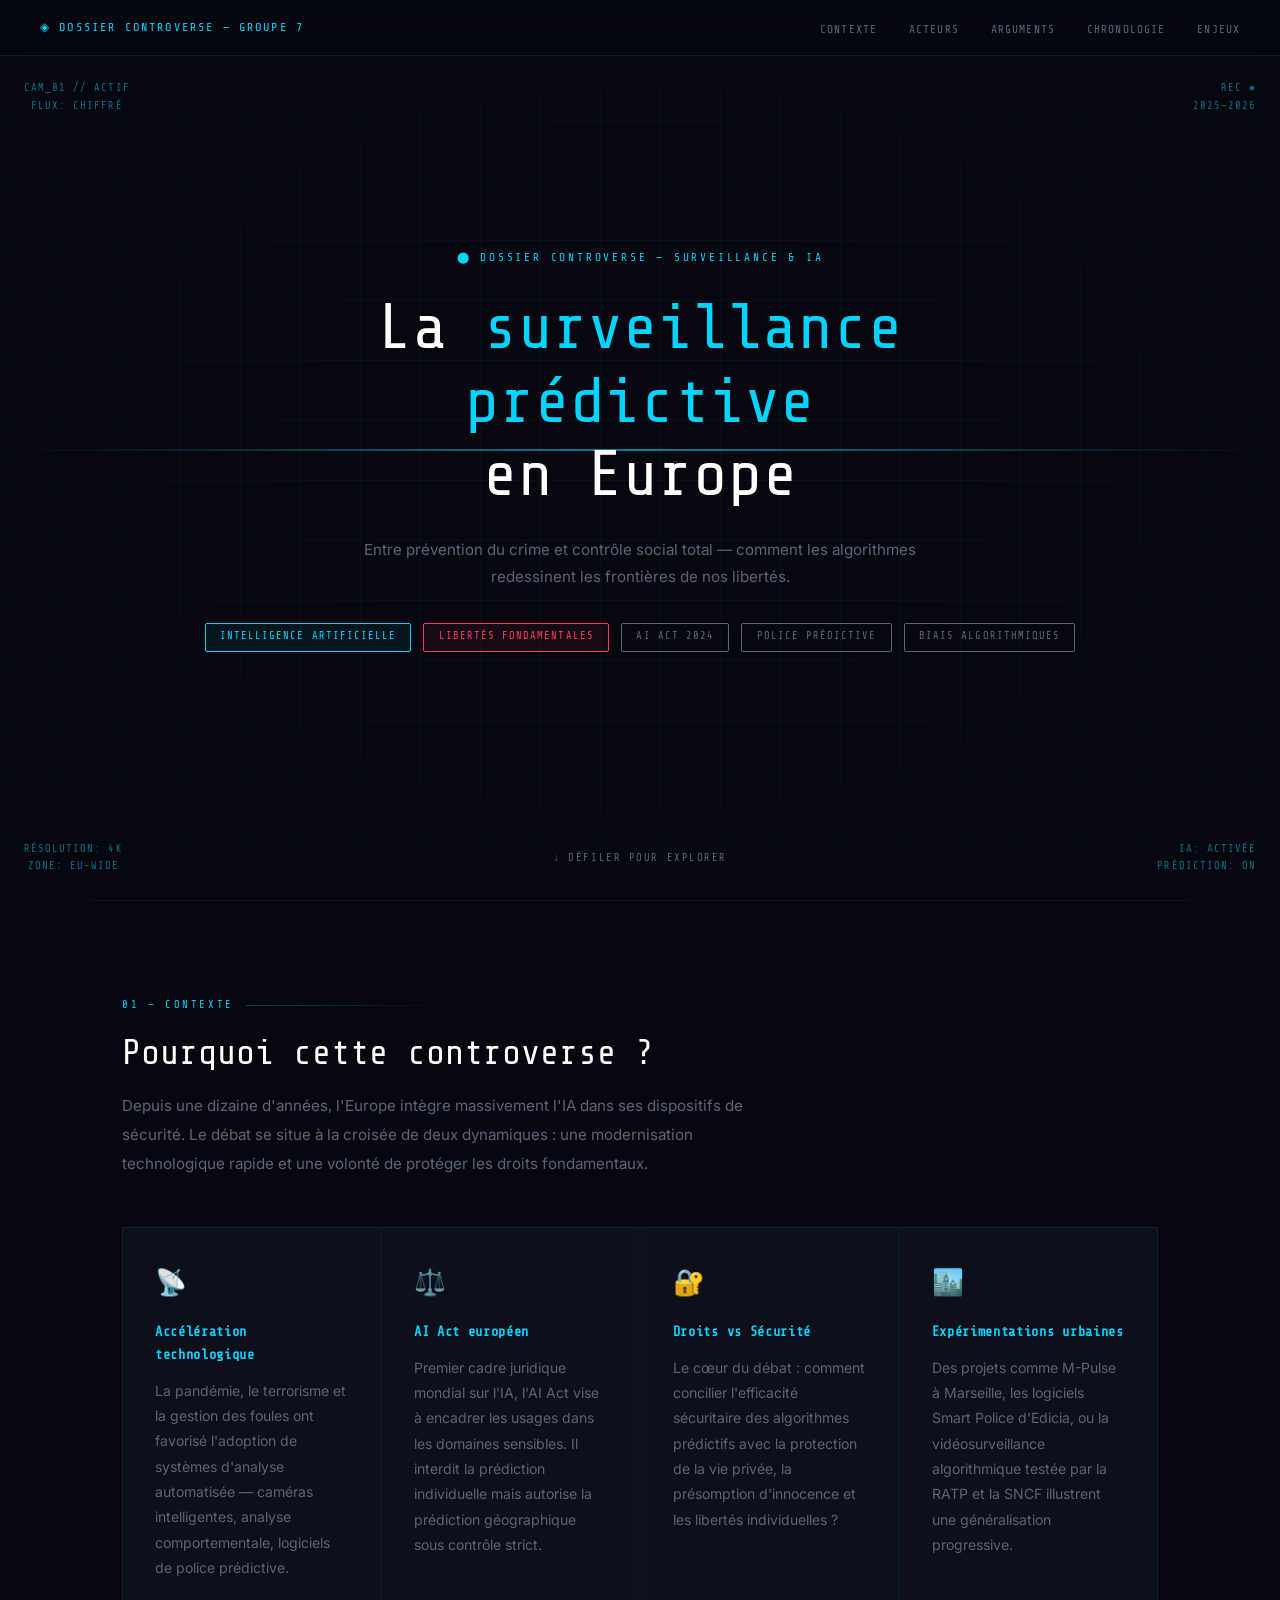
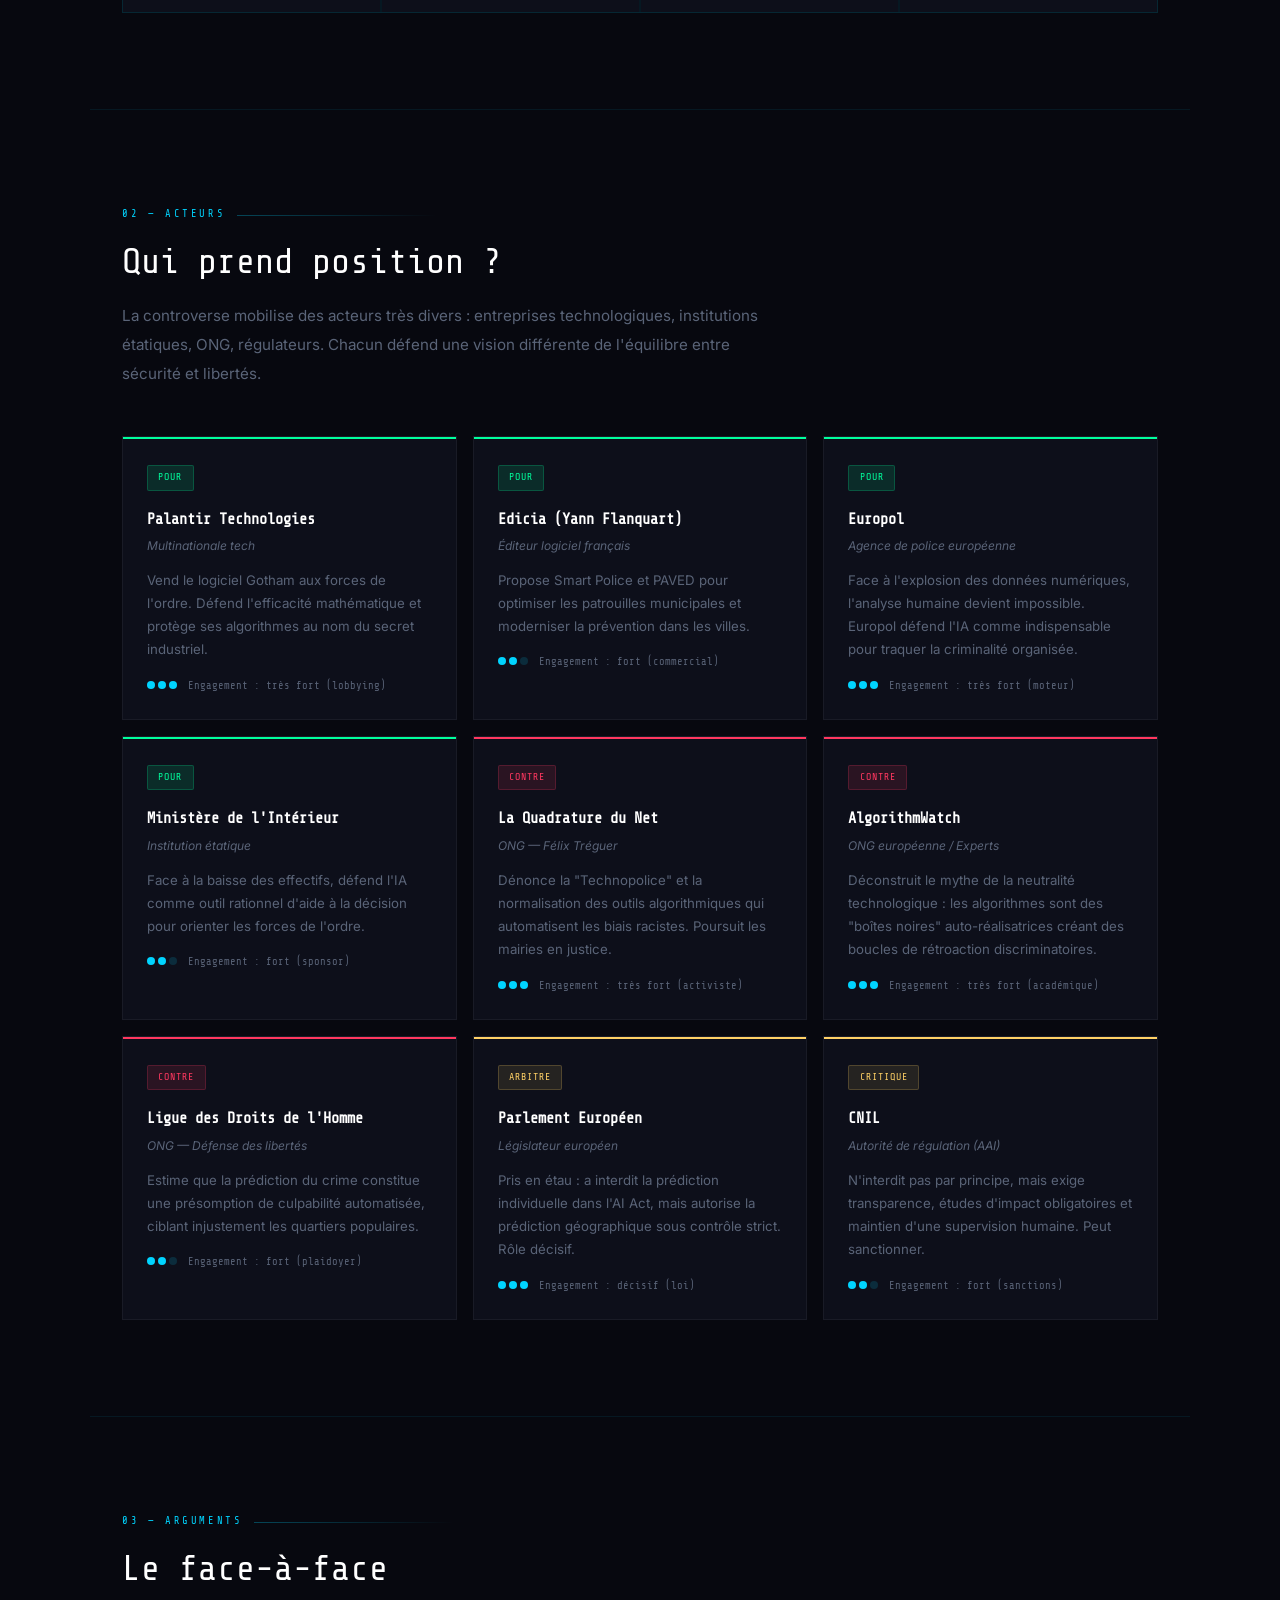
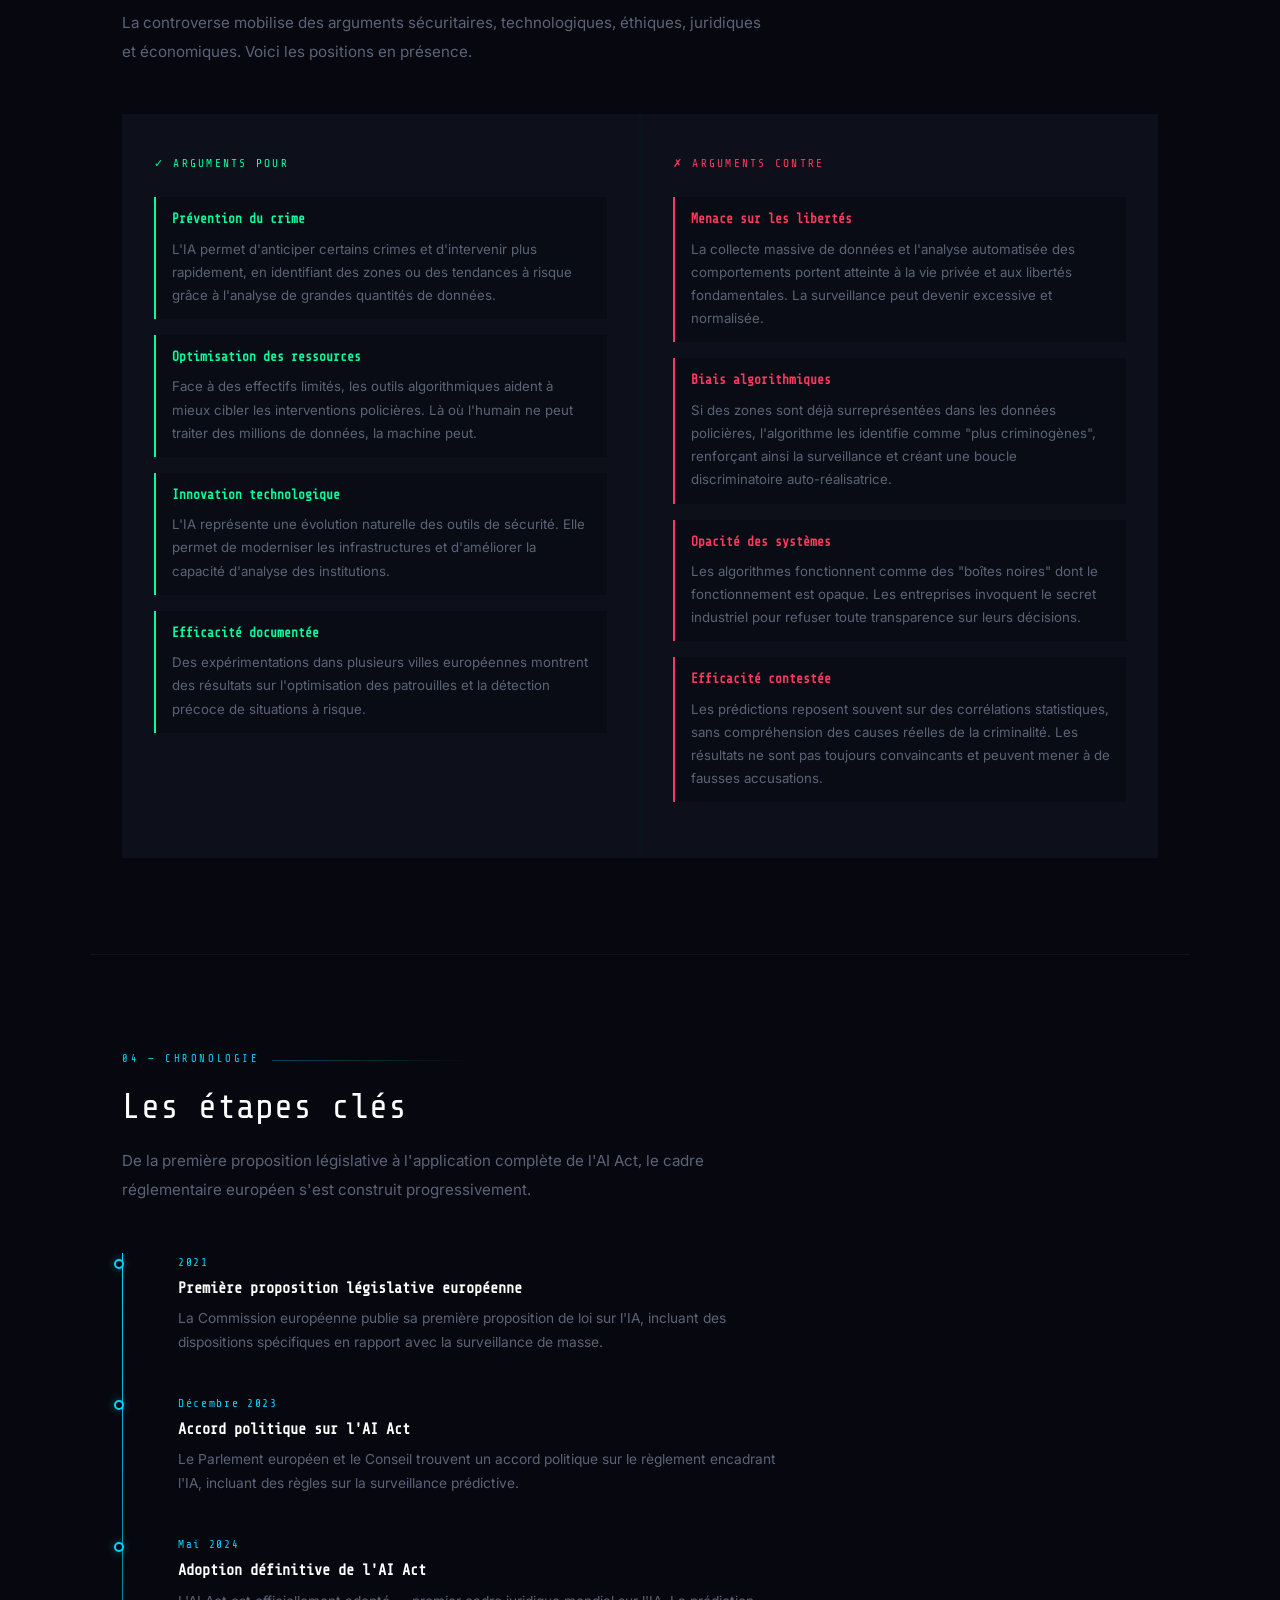
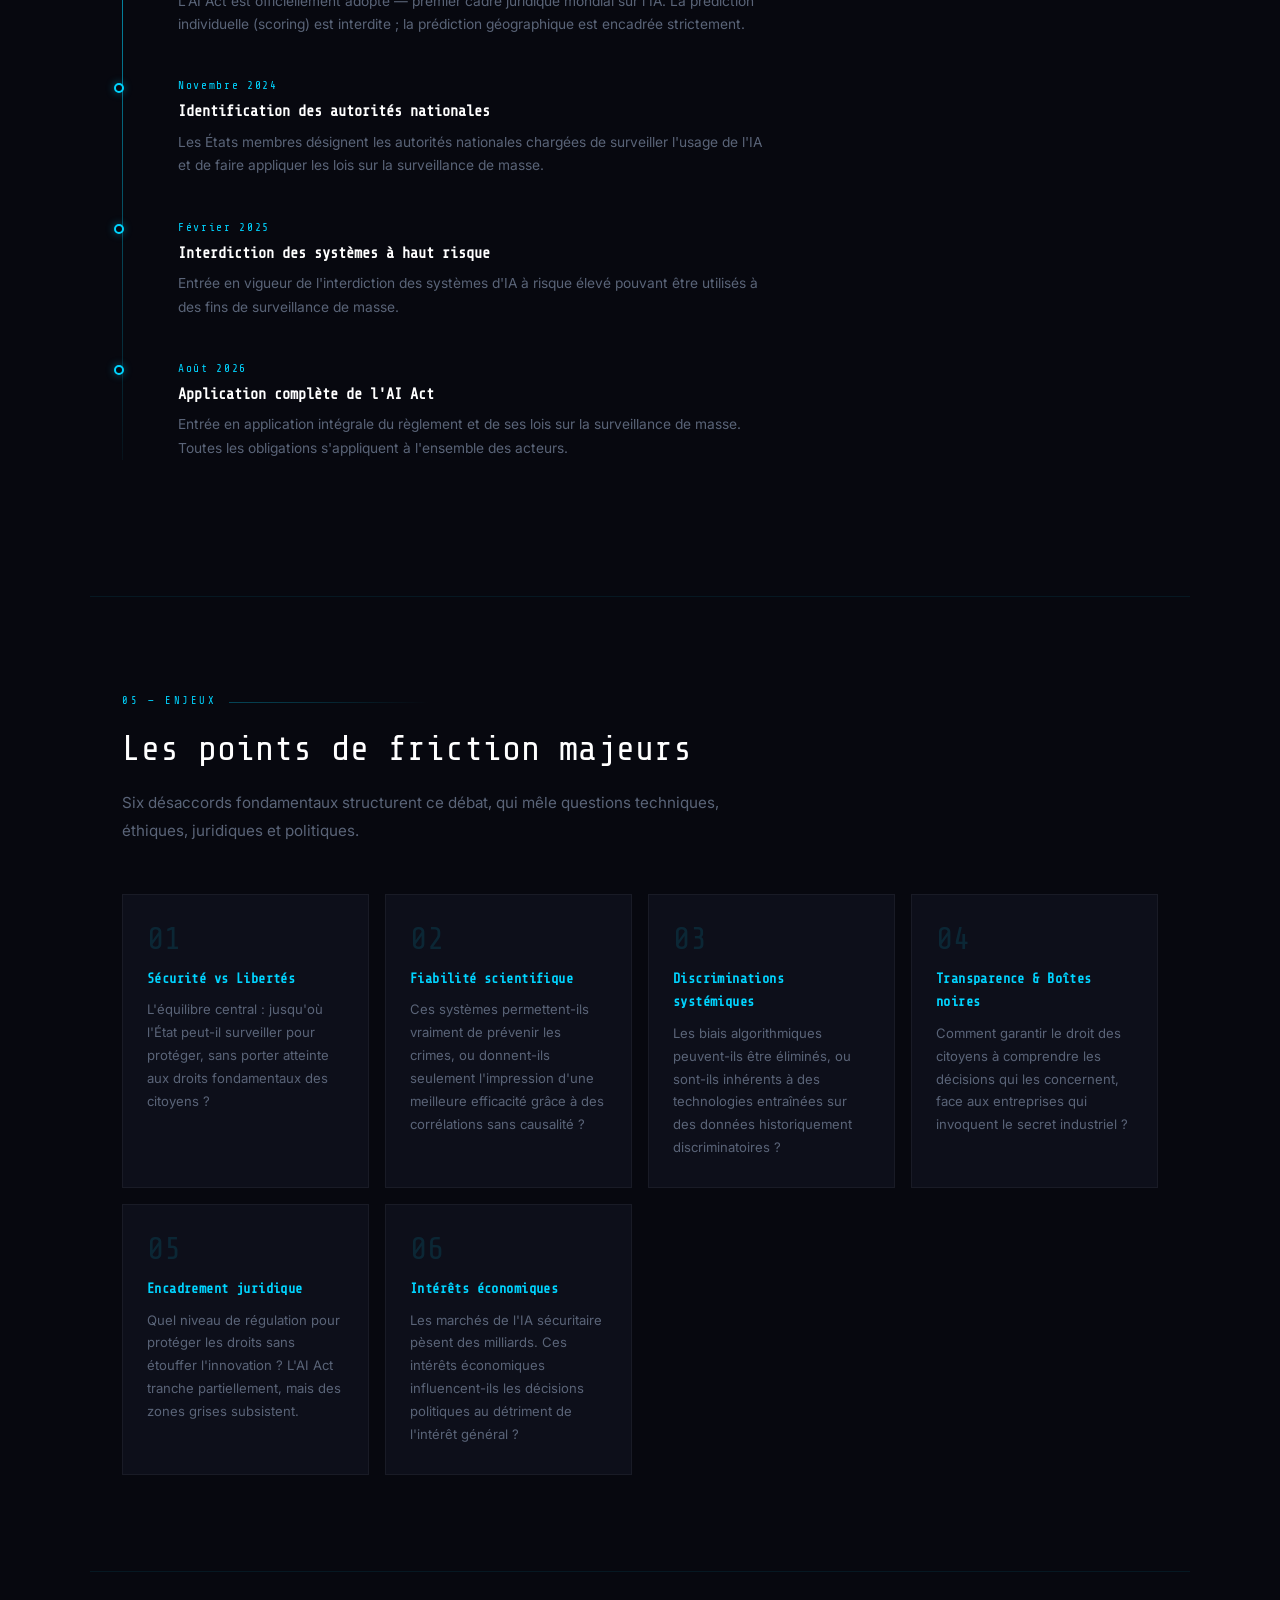
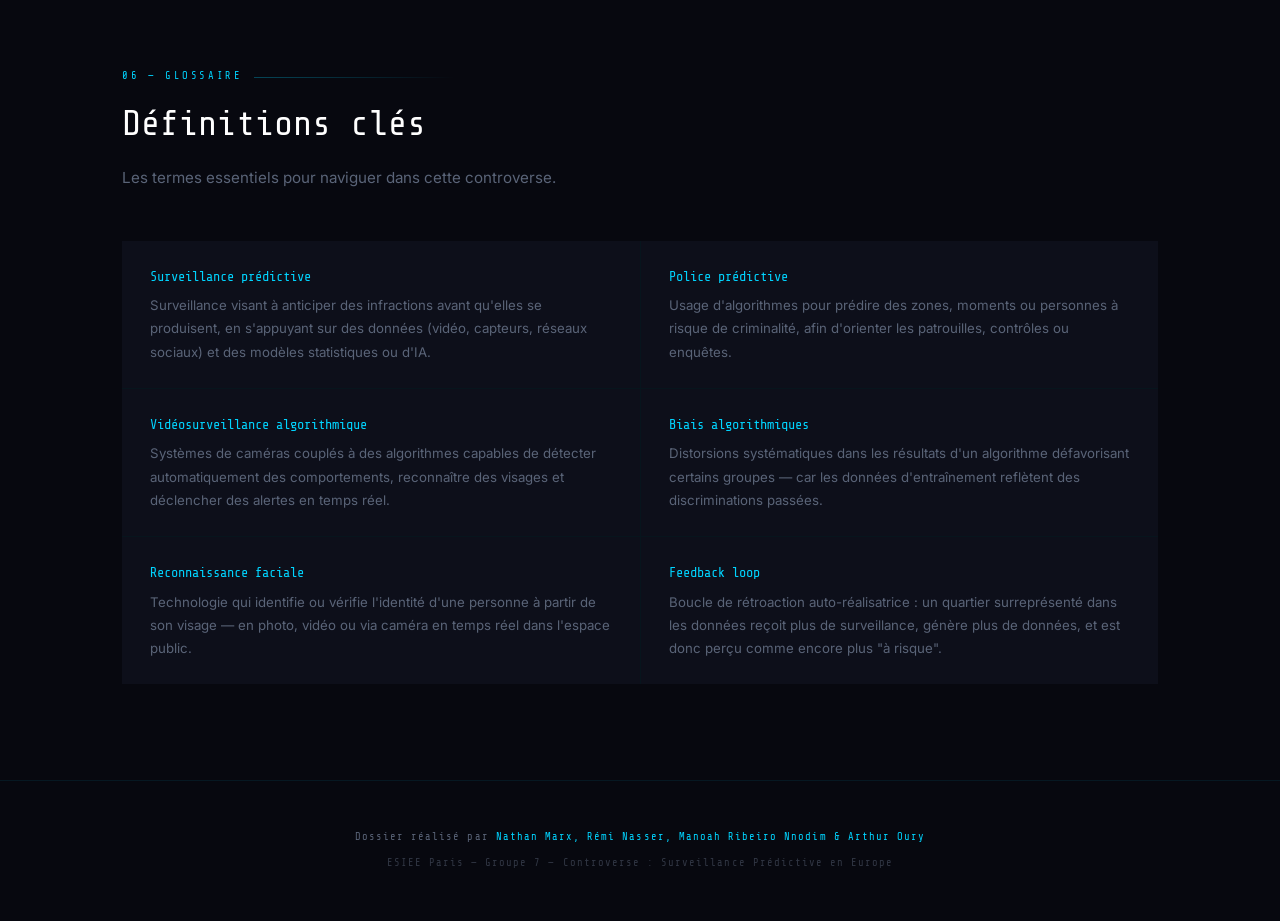
<file: surveillance_predictive.html>
<!DOCTYPE html>
<html lang="fr">
<head>
<meta charset="UTF-8">
<meta name="viewport" content="width=device-width, initial-scale=1.0">
<title>Surveillance Prédictive — Dossier Controverse</title>
<link href="https://fonts.googleapis.com/css2?family=Share+Tech+Mono&family=Inter:wght@300;400;500;600&display=swap" rel="stylesheet">
<style>
  *, *::before, *::after { box-sizing: border-box; margin: 0; padding: 0; }

  :root {
    --bg:       #07080f;
    --bg2:      #0d0f1a;
    --bg3:      #111427;
    --blue:     #00d4ff;
    --blue-dim: #0099bb;
    --red:      #ff3860;
    --green:    #00ff9d;
    --yellow:   #ffd166;
    --text:     #c8d0e0;
    --text-dim: #5a6478;
    --mono:     'Share Tech Mono', monospace;
    --sans:     'Inter', sans-serif;
  }

  html { scroll-behavior: smooth; }

  body {
    background: var(--bg);
    color: var(--text);
    font-family: var(--sans);
    font-size: 16px;
    line-height: 1.7;
    overflow-x: hidden;
  }

  /* ── NAV ── */
  nav {
    position: fixed; top: 0; left: 0; right: 0; z-index: 100;
    display: flex; align-items: center; justify-content: space-between;
    padding: 0 2.5rem;
    height: 56px;
    background: rgba(7,8,15,0.85);
    backdrop-filter: blur(12px);
    border-bottom: 1px solid rgba(0,212,255,.12);
  }
  .nav-logo {
    font-family: var(--mono);
    font-size: .75rem;
    color: var(--blue);
    letter-spacing: .18em;
    text-transform: uppercase;
  }
  .nav-links { display: flex; gap: 2rem; list-style: none; }
  .nav-links a {
    font-family: var(--mono);
    font-size: .7rem;
    color: var(--text-dim);
    text-decoration: none;
    letter-spacing: .1em;
    text-transform: uppercase;
    transition: color .2s;
  }
  .nav-links a:hover { color: var(--blue); }

  /* ── HERO ── */
  #hero {
    position: relative;
    height: 100vh;
    display: flex; flex-direction: column;
    align-items: center; justify-content: center;
    text-align: center;
    overflow: hidden;
    padding: 0 2rem;
  }

  /* camera grid overlay */
  .grid-overlay {
    position: absolute; inset: 0;
    background-image:
      linear-gradient(rgba(0,212,255,.04) 1px, transparent 1px),
      linear-gradient(90deg, rgba(0,212,255,.04) 1px, transparent 1px);
    background-size: 60px 60px;
    pointer-events: none;
  }

  /* scan line */
  .scan-line {
    position: absolute; left: 0; right: 0;
    height: 2px;
    background: linear-gradient(90deg, transparent, rgba(0,212,255,.6), transparent);
    animation: scan 4s linear infinite;
    pointer-events: none;
  }
  @keyframes scan {
    0%   { top: 0; opacity: 1; }
    95%  { opacity: 1; }
    100% { top: 100%; opacity: 0; }
  }

  /* vignette */
  .hero-vignette {
    position: absolute; inset: 0;
    background: radial-gradient(ellipse at center, transparent 30%, rgba(7,8,15,.85) 100%);
    pointer-events: none;
  }

  /* CCTV corner tags */
  .cctv-tag {
    position: absolute;
    font-family: var(--mono);
    font-size: .65rem;
    color: var(--blue);
    opacity: .5;
    letter-spacing: .1em;
  }
  .cctv-tag.tl { top: 80px; left: 24px; }
  .cctv-tag.tr { top: 80px; right: 24px; text-align: right; }
  .cctv-tag.bl { bottom: 24px; left: 24px; }
  .cctv-tag.br { bottom: 24px; right: 24px; text-align: right; }

  .hero-eyebrow {
    font-family: var(--mono);
    font-size: .7rem;
    letter-spacing: .25em;
    text-transform: uppercase;
    color: var(--blue);
    margin-bottom: 1.5rem;
    position: relative; z-index: 2;
  }
  .hero-eyebrow::before {
    content: '⬤ ';
    animation: blink 1.2s step-end infinite;
  }
  @keyframes blink { 0%,100%{opacity:1} 50%{opacity:0} }

  #hero h1 {
    font-family: var(--mono);
    font-size: clamp(2rem, 5vw, 4.2rem);
    font-weight: 400;
    line-height: 1.15;
    color: #fff;
    position: relative; z-index: 2;
    max-width: 900px;
  }
  #hero h1 span { color: var(--blue); }

  .hero-sub {
    margin-top: 1.5rem;
    max-width: 560px;
    font-size: .95rem;
    color: var(--text-dim);
    position: relative; z-index: 2;
    line-height: 1.8;
  }

  .hero-tags {
    margin-top: 2rem;
    display: flex; gap: .75rem; flex-wrap: wrap; justify-content: center;
    position: relative; z-index: 2;
  }
  .tag {
    padding: .3rem .9rem;
    border-radius: 2px;
    font-family: var(--mono);
    font-size: .65rem;
    letter-spacing: .1em;
    text-transform: uppercase;
    border: 1px solid;
  }
  .tag-blue { border-color: var(--blue); color: var(--blue); background: rgba(0,212,255,.06); }
  .tag-red  { border-color: var(--red);  color: var(--red);  background: rgba(255,56,96,.06); }
  .tag-dim  { border-color: var(--text-dim); color: var(--text-dim); }

  .scroll-hint {
    position: absolute; bottom: 2rem; left: 50%; transform: translateX(-50%);
    font-family: var(--mono); font-size: .65rem; color: var(--text-dim);
    letter-spacing: .15em; text-transform: uppercase; z-index: 2;
    animation: bounce 2s ease-in-out infinite;
  }
  @keyframes bounce { 0%,100%{transform:translateX(-50%) translateY(0)} 50%{transform:translateX(-50%) translateY(6px)} }

  /* ── SECTIONS SHARED ── */
  section { padding: 6rem 2rem; max-width: 1100px; margin: 0 auto; }
  .section-label {
    font-family: var(--mono);
    font-size: .65rem;
    letter-spacing: .25em;
    text-transform: uppercase;
    color: var(--blue);
    margin-bottom: 1rem;
    display: flex; align-items: center; gap: .75rem;
  }
  .section-label::after {
    content: '';
    flex: 1;
    height: 1px;
    background: linear-gradient(90deg, rgba(0,212,255,.3), transparent);
    max-width: 200px;
  }
  h2 {
    font-family: var(--mono);
    font-size: clamp(1.4rem, 3vw, 2.2rem);
    font-weight: 400;
    color: #fff;
    margin-bottom: 1rem;
    line-height: 1.3;
  }
  .section-intro {
    color: var(--text-dim);
    max-width: 640px;
    font-size: .95rem;
    margin-bottom: 3rem;
    line-height: 1.9;
  }

  /* ── CONTEXT ── */
  #contexte { border-top: 1px solid rgba(0,212,255,.08); }
  .context-grid {
    display: grid;
    grid-template-columns: repeat(auto-fit, minmax(240px, 1fr));
    gap: 1.5px;
    background: rgba(0,212,255,.08);
    border: 1px solid rgba(0,212,255,.08);
  }
  .context-card {
    background: var(--bg2);
    padding: 2rem;
    transition: background .2s;
  }
  .context-card:hover { background: var(--bg3); }
  .context-icon {
    font-size: 1.6rem; margin-bottom: 1rem;
    display: block;
  }
  .context-card h3 {
    font-family: var(--mono);
    font-size: .85rem;
    color: var(--blue);
    margin-bottom: .75rem;
    letter-spacing: .05em;
  }
  .context-card p { font-size: .88rem; color: var(--text-dim); line-height: 1.8; }

  /* ── ACTORS ── */
  #acteurs { border-top: 1px solid rgba(0,212,255,.08); }
  .actors-grid {
    display: grid;
    grid-template-columns: repeat(auto-fill, minmax(300px, 1fr));
    gap: 1rem;
  }
  .actor-card {
    background: var(--bg2);
    border: 1px solid rgba(255,255,255,.05);
    padding: 1.5rem;
    position: relative;
    transition: border-color .2s, transform .2s;
    overflow: hidden;
  }
  .actor-card::before {
    content: '';
    position: absolute; top: 0; left: 0; right: 0;
    height: 2px;
  }
  .actor-card.pour::before  { background: var(--green); }
  .actor-card.contre::before { background: var(--red); }
  .actor-card.neutre::before { background: var(--yellow); }
  .actor-card:hover { border-color: rgba(0,212,255,.2); transform: translateY(-2px); }
  .actor-badge {
    display: inline-block;
    padding: .2rem .65rem;
    font-family: var(--mono);
    font-size: .62rem;
    letter-spacing: .1em;
    text-transform: uppercase;
    border-radius: 2px;
    margin-bottom: 1rem;
  }
  .badge-pour   { background: rgba(0,255,157,.12); color: var(--green); border: 1px solid rgba(0,255,157,.2); }
  .badge-contre { background: rgba(255,56,96,.12);  color: var(--red);   border: 1px solid rgba(255,56,96,.2); }
  .badge-neutre { background: rgba(255,209,102,.1); color: var(--yellow);border: 1px solid rgba(255,209,102,.2); }
  .actor-card h3 {
    font-family: var(--mono);
    font-size: .95rem;
    color: #fff;
    margin-bottom: .25rem;
  }
  .actor-type {
    font-size: .75rem; color: var(--text-dim);
    margin-bottom: .75rem;
    font-style: italic;
  }
  .actor-card p { font-size: .83rem; color: var(--text-dim); line-height: 1.75; }
  .actor-engagement {
    margin-top: 1rem;
    display: flex; align-items: center; gap: .5rem;
    font-family: var(--mono); font-size: .65rem; color: var(--text-dim);
  }
  .engagement-dots span {
    display: inline-block;
    width: 8px; height: 8px;
    border-radius: 50%;
    margin-right: 3px;
  }
  .dot-on  { background: var(--blue); }
  .dot-off { background: rgba(0,212,255,.15); }

  /* ── ARGUMENTS ── */
  #arguments { border-top: 1px solid rgba(0,212,255,.08); }
  .args-split {
    display: grid;
    grid-template-columns: 1fr 1fr;
    gap: 2px;
    background: rgba(0,212,255,.06);
  }
  @media(max-width:700px) { .args-split { grid-template-columns: 1fr; } }
  .args-col {
    background: var(--bg2);
    padding: 2.5rem 2rem;
  }
  .args-col-label {
    font-family: var(--mono);
    font-size: .7rem;
    letter-spacing: .2em;
    text-transform: uppercase;
    margin-bottom: 1.5rem;
    display: flex; align-items: center; gap: .5rem;
  }
  .args-col-label.pour-label   { color: var(--green); }
  .args-col-label.contre-label { color: var(--red); }
  .arg-item {
    border-left: 2px solid;
    padding: .75rem 1rem;
    margin-bottom: 1rem;
    background: rgba(0,0,0,.2);
  }
  .arg-item.pour-item   { border-color: var(--green); }
  .arg-item.contre-item { border-color: var(--red); }
  .arg-item h4 {
    font-family: var(--mono);
    font-size: .8rem;
    margin-bottom: .4rem;
  }
  .arg-item.pour-item h4   { color: var(--green); }
  .arg-item.contre-item h4 { color: var(--red); }
  .arg-item p { font-size: .83rem; color: var(--text-dim); line-height: 1.75; }

  /* ── TIMELINE ── */
  #chronologie { border-top: 1px solid rgba(0,212,255,.08); }
  .timeline {
    position: relative;
    padding-left: 2rem;
  }
  .timeline::before {
    content: '';
    position: absolute; left: 0; top: 0; bottom: 0;
    width: 1px;
    background: linear-gradient(180deg, var(--blue), rgba(0,212,255,.05));
  }
  .timeline-item {
    position: relative;
    margin-bottom: 2.5rem;
    padding-left: 1.5rem;
  }
  .timeline-item::before {
    content: '';
    position: absolute;
    left: -2.5rem;
    top: .4rem;
    width: 10px; height: 10px;
    border-radius: 50%;
    background: var(--bg);
    border: 2px solid var(--blue);
    box-shadow: 0 0 8px rgba(0,212,255,.4);
  }
  .timeline-date {
    font-family: var(--mono);
    font-size: .7rem;
    color: var(--blue);
    letter-spacing: .15em;
    margin-bottom: .25rem;
  }
  .timeline-item h3 {
    font-family: var(--mono);
    font-size: .95rem;
    color: #fff;
    margin-bottom: .35rem;
  }
  .timeline-item p { font-size: .86rem; color: var(--text-dim); max-width: 600px; }

  /* ── ENJEUX ── */
  #enjeux { border-top: 1px solid rgba(0,212,255,.08); }
  .enjeux-grid {
    display: grid;
    grid-template-columns: repeat(auto-fill, minmax(220px, 1fr));
    gap: 1rem;
  }
  .enjeu-card {
    border: 1px solid rgba(255,255,255,.05);
    padding: 1.75rem 1.5rem;
    background: var(--bg2);
    transition: border-color .2s;
  }
  .enjeu-card:hover { border-color: rgba(0,212,255,.2); }
  .enjeu-num {
    font-family: var(--mono);
    font-size: 2rem;
    color: rgba(0,212,255,.12);
    line-height: 1;
    margin-bottom: .75rem;
    font-weight: 400;
  }
  .enjeu-card h3 {
    font-family: var(--mono);
    font-size: .85rem;
    color: var(--blue);
    margin-bottom: .5rem;
    letter-spacing: .03em;
  }
  .enjeu-card p { font-size: .82rem; color: var(--text-dim); line-height: 1.75; }

  /* ── GLOSSAIRE ── */
  #glossaire { border-top: 1px solid rgba(0,212,255,.08); }
  .gloss-list { display: grid; grid-template-columns: 1fr 1fr; gap: 1px; background: rgba(0,212,255,.06); }
  @media(max-width:600px) { .gloss-list { grid-template-columns: 1fr; } }
  .gloss-item { background: var(--bg2); padding: 1.5rem 1.75rem; }
  .gloss-term {
    font-family: var(--mono);
    font-size: .85rem;
    color: var(--blue);
    margin-bottom: .4rem;
  }
  .gloss-item p { font-size: .83rem; color: var(--text-dim); line-height: 1.75; }

  /* ── FOOTER ── */
  footer {
    border-top: 1px solid rgba(0,212,255,.08);
    padding: 3rem 2rem;
    text-align: center;
    font-family: var(--mono);
    font-size: .65rem;
    color: var(--text-dim);
    letter-spacing: .1em;
  }
  footer span { color: var(--blue); }
</style>
</head>
<body>

<!-- NAV -->
<nav>
  <div class="nav-logo">◈ Dossier Controverse — Groupe 7</div>
  <ul class="nav-links">
    <li><a href="#contexte">Contexte</a></li>
    <li><a href="#acteurs">Acteurs</a></li>
    <li><a href="#arguments">Arguments</a></li>
    <li><a href="#chronologie">Chronologie</a></li>
    <li><a href="#enjeux">Enjeux</a></li>
  </ul>
</nav>

<!-- HERO -->
<div id="hero">
  <div class="grid-overlay"></div>
  <div class="scan-line"></div>
  <div class="hero-vignette"></div>

  <div class="cctv-tag tl">CAM_01 // ACTIF<br>FLUX: CHIFFRÉ</div>
  <div class="cctv-tag tr">REC ●<br>2025–2026</div>
  <div class="cctv-tag bl">RÉSOLUTION: 4K<br>ZONE: EU-WIDE</div>
  <div class="cctv-tag br">IA: ACTIVÉE<br>PRÉDICTION: ON</div>

  <div class="hero-eyebrow">Dossier controverse — Surveillance & IA</div>

  <h1>La <span>surveillance prédictive</span><br>en Europe</h1>

  <p class="hero-sub">
    Entre prévention du crime et contrôle social total — comment les algorithmes redessinent les frontières de nos libertés.
  </p>

  <div class="hero-tags">
    <span class="tag tag-blue">Intelligence Artificielle</span>
    <span class="tag tag-red">Libertés fondamentales</span>
    <span class="tag tag-dim">AI Act 2024</span>
    <span class="tag tag-dim">Police prédictive</span>
    <span class="tag tag-dim">Biais algorithmiques</span>
  </div>

  <div class="scroll-hint">↓ Défiler pour explorer</div>
</div>

<!-- CONTEXTE -->
<section id="contexte">
  <div class="section-label">01 — Contexte</div>
  <h2>Pourquoi cette controverse ?</h2>
  <p class="section-intro">
    Depuis une dizaine d'années, l'Europe intègre massivement l'IA dans ses dispositifs de sécurité. Le débat se situe à la croisée de deux dynamiques : une modernisation technologique rapide et une volonté de protéger les droits fondamentaux.
  </p>
  <div class="context-grid">
    <div class="context-card">
      <span class="context-icon">📡</span>
      <h3>Accélération technologique</h3>
      <p>La pandémie, le terrorisme et la gestion des foules ont favorisé l'adoption de systèmes d'analyse automatisée — caméras intelligentes, analyse comportementale, logiciels de police prédictive.</p>
    </div>
    <div class="context-card">
      <span class="context-icon">⚖️</span>
      <h3>AI Act européen</h3>
      <p>Premier cadre juridique mondial sur l'IA, l'AI Act vise à encadrer les usages dans les domaines sensibles. Il interdit la prédiction individuelle mais autorise la prédiction géographique sous contrôle strict.</p>
    </div>
    <div class="context-card">
      <span class="context-icon">🔐</span>
      <h3>Droits vs Sécurité</h3>
      <p>Le cœur du débat : comment concilier l'efficacité sécuritaire des algorithmes prédictifs avec la protection de la vie privée, la présomption d'innocence et les libertés individuelles ?</p>
    </div>
    <div class="context-card">
      <span class="context-icon">🏙️</span>
      <h3>Expérimentations urbaines</h3>
      <p>Des projets comme M-Pulse à Marseille, les logiciels Smart Police d'Edicia, ou la vidéosurveillance algorithmique testée par la RATP et la SNCF illustrent une généralisation progressive.</p>
    </div>
  </div>
</section>

<!-- ACTEURS -->
<section id="acteurs">
  <div class="section-label">02 — Acteurs</div>
  <h2>Qui prend position ?</h2>
  <p class="section-intro">
    La controverse mobilise des acteurs très divers : entreprises technologiques, institutions étatiques, ONG, régulateurs. Chacun défend une vision différente de l'équilibre entre sécurité et libertés.
  </p>
  <div class="actors-grid">

    <div class="actor-card pour">
      <span class="actor-badge badge-pour">Pour</span>
      <h3>Palantir Technologies</h3>
      <div class="actor-type">Multinationale tech</div>
      <p>Vend le logiciel Gotham aux forces de l'ordre. Défend l'efficacité mathématique et protège ses algorithmes au nom du secret industriel.</p>
      <div class="actor-engagement">
        <span class="engagement-dots">
          <span class="dot-on"></span><span class="dot-on"></span><span class="dot-on"></span>
        </span>
        Engagement : très fort (lobbying)
      </div>
    </div>

    <div class="actor-card pour">
      <span class="actor-badge badge-pour">Pour</span>
      <h3>Edicia (Yann Flanquart)</h3>
      <div class="actor-type">Éditeur logiciel français</div>
      <p>Propose Smart Police et PAVED pour optimiser les patrouilles municipales et moderniser la prévention dans les villes.</p>
      <div class="actor-engagement">
        <span class="engagement-dots">
          <span class="dot-on"></span><span class="dot-on"></span><span class="dot-off"></span>
        </span>
        Engagement : fort (commercial)
      </div>
    </div>

    <div class="actor-card pour">
      <span class="actor-badge badge-pour">Pour</span>
      <h3>Europol</h3>
      <div class="actor-type">Agence de police européenne</div>
      <p>Face à l'explosion des données numériques, l'analyse humaine devient impossible. Europol défend l'IA comme indispensable pour traquer la criminalité organisée.</p>
      <div class="actor-engagement">
        <span class="engagement-dots">
          <span class="dot-on"></span><span class="dot-on"></span><span class="dot-on"></span>
        </span>
        Engagement : très fort (moteur)
      </div>
    </div>

    <div class="actor-card pour">
      <span class="actor-badge badge-pour">Pour</span>
      <h3>Ministère de l'Intérieur</h3>
      <div class="actor-type">Institution étatique</div>
      <p>Face à la baisse des effectifs, défend l'IA comme outil rationnel d'aide à la décision pour orienter les forces de l'ordre.</p>
      <div class="actor-engagement">
        <span class="engagement-dots">
          <span class="dot-on"></span><span class="dot-on"></span><span class="dot-off"></span>
        </span>
        Engagement : fort (sponsor)
      </div>
    </div>

    <div class="actor-card contre">
      <span class="actor-badge badge-contre">Contre</span>
      <h3>La Quadrature du Net</h3>
      <div class="actor-type">ONG — Félix Tréguer</div>
      <p>Dénonce la "Technopolice" et la normalisation des outils algorithmiques qui automatisent les biais racistes. Poursuit les mairies en justice.</p>
      <div class="actor-engagement">
        <span class="engagement-dots">
          <span class="dot-on"></span><span class="dot-on"></span><span class="dot-on"></span>
        </span>
        Engagement : très fort (activiste)
      </div>
    </div>

    <div class="actor-card contre">
      <span class="actor-badge badge-contre">Contre</span>
      <h3>AlgorithmWatch</h3>
      <div class="actor-type">ONG européenne / Experts</div>
      <p>Déconstruit le mythe de la neutralité technologique : les algorithmes sont des "boîtes noires" auto-réalisatrices créant des boucles de rétroaction discriminatoires.</p>
      <div class="actor-engagement">
        <span class="engagement-dots">
          <span class="dot-on"></span><span class="dot-on"></span><span class="dot-on"></span>
        </span>
        Engagement : très fort (académique)
      </div>
    </div>

    <div class="actor-card contre">
      <span class="actor-badge badge-contre">Contre</span>
      <h3>Ligue des Droits de l'Homme</h3>
      <div class="actor-type">ONG — Défense des libertés</div>
      <p>Estime que la prédiction du crime constitue une présomption de culpabilité automatisée, ciblant injustement les quartiers populaires.</p>
      <div class="actor-engagement">
        <span class="engagement-dots">
          <span class="dot-on"></span><span class="dot-on"></span><span class="dot-off"></span>
        </span>
        Engagement : fort (plaidoyer)
      </div>
    </div>

    <div class="actor-card neutre">
      <span class="actor-badge badge-neutre">Arbitre</span>
      <h3>Parlement Européen</h3>
      <div class="actor-type">Législateur européen</div>
      <p>Pris en étau : a interdit la prédiction individuelle dans l'AI Act, mais autorise la prédiction géographique sous contrôle strict. Rôle décisif.</p>
      <div class="actor-engagement">
        <span class="engagement-dots">
          <span class="dot-on"></span><span class="dot-on"></span><span class="dot-on"></span>
        </span>
        Engagement : décisif (loi)
      </div>
    </div>

    <div class="actor-card neutre">
      <span class="actor-badge badge-neutre">Critique</span>
      <h3>CNIL</h3>
      <div class="actor-type">Autorité de régulation (AAI)</div>
      <p>N'interdit pas par principe, mais exige transparence, études d'impact obligatoires et maintien d'une supervision humaine. Peut sanctionner.</p>
      <div class="actor-engagement">
        <span class="engagement-dots">
          <span class="dot-on"></span><span class="dot-on"></span><span class="dot-off"></span>
        </span>
        Engagement : fort (sanctions)
      </div>
    </div>

  </div>
</section>

<!-- ARGUMENTS -->
<section id="arguments">
  <div class="section-label">03 — Arguments</div>
  <h2>Le face-à-face</h2>
  <p class="section-intro">
    La controverse mobilise des arguments sécuritaires, technologiques, éthiques, juridiques et économiques. Voici les positions en présence.
  </p>
  <div class="args-split">
    <div class="args-col">
      <div class="args-col-label pour-label">✓ Arguments pour</div>

      <div class="arg-item pour-item">
        <h4>Prévention du crime</h4>
        <p>L'IA permet d'anticiper certains crimes et d'intervenir plus rapidement, en identifiant des zones ou des tendances à risque grâce à l'analyse de grandes quantités de données.</p>
      </div>

      <div class="arg-item pour-item">
        <h4>Optimisation des ressources</h4>
        <p>Face à des effectifs limités, les outils algorithmiques aident à mieux cibler les interventions policières. Là où l'humain ne peut traiter des millions de données, la machine peut.</p>
      </div>

      <div class="arg-item pour-item">
        <h4>Innovation technologique</h4>
        <p>L'IA représente une évolution naturelle des outils de sécurité. Elle permet de moderniser les infrastructures et d'améliorer la capacité d'analyse des institutions.</p>
      </div>

      <div class="arg-item pour-item">
        <h4>Efficacité documentée</h4>
        <p>Des expérimentations dans plusieurs villes européennes montrent des résultats sur l'optimisation des patrouilles et la détection précoce de situations à risque.</p>
      </div>
    </div>

    <div class="args-col">
      <div class="args-col-label contre-label">✗ Arguments contre</div>

      <div class="arg-item contre-item">
        <h4>Menace sur les libertés</h4>
        <p>La collecte massive de données et l'analyse automatisée des comportements portent atteinte à la vie privée et aux libertés fondamentales. La surveillance peut devenir excessive et normalisée.</p>
      </div>

      <div class="arg-item contre-item">
        <h4>Biais algorithmiques</h4>
        <p>Si des zones sont déjà surreprésentées dans les données policières, l'algorithme les identifie comme "plus criminogènes", renforçant ainsi la surveillance et créant une boucle discriminatoire auto-réalisatrice.</p>
      </div>

      <div class="arg-item contre-item">
        <h4>Opacité des systèmes</h4>
        <p>Les algorithmes fonctionnent comme des "boîtes noires" dont le fonctionnement est opaque. Les entreprises invoquent le secret industriel pour refuser toute transparence sur leurs décisions.</p>
      </div>

      <div class="arg-item contre-item">
        <h4>Efficacité contestée</h4>
        <p>Les prédictions reposent souvent sur des corrélations statistiques, sans compréhension des causes réelles de la criminalité. Les résultats ne sont pas toujours convaincants et peuvent mener à de fausses accusations.</p>
      </div>
    </div>
  </div>
</section>

<!-- CHRONOLOGIE -->
<section id="chronologie">
  <div class="section-label">04 — Chronologie</div>
  <h2>Les étapes clés</h2>
  <p class="section-intro">
    De la première proposition législative à l'application complète de l'AI Act, le cadre réglementaire européen s'est construit progressivement.
  </p>
  <div class="timeline">
    <div class="timeline-item">
      <div class="timeline-date">2021</div>
      <h3>Première proposition législative européenne</h3>
      <p>La Commission européenne publie sa première proposition de loi sur l'IA, incluant des dispositions spécifiques en rapport avec la surveillance de masse.</p>
    </div>
    <div class="timeline-item">
      <div class="timeline-date">Décembre 2023</div>
      <h3>Accord politique sur l'AI Act</h3>
      <p>Le Parlement européen et le Conseil trouvent un accord politique sur le règlement encadrant l'IA, incluant des règles sur la surveillance prédictive.</p>
    </div>
    <div class="timeline-item">
      <div class="timeline-date">Mai 2024</div>
      <h3>Adoption définitive de l'AI Act</h3>
      <p>L'AI Act est officiellement adopté — premier cadre juridique mondial sur l'IA. La prédiction individuelle (scoring) est interdite ; la prédiction géographique est encadrée strictement.</p>
    </div>
    <div class="timeline-item">
      <div class="timeline-date">Novembre 2024</div>
      <h3>Identification des autorités nationales</h3>
      <p>Les États membres désignent les autorités nationales chargées de surveiller l'usage de l'IA et de faire appliquer les lois sur la surveillance de masse.</p>
    </div>
    <div class="timeline-item">
      <div class="timeline-date">Février 2025</div>
      <h3>Interdiction des systèmes à haut risque</h3>
      <p>Entrée en vigueur de l'interdiction des systèmes d'IA à risque élevé pouvant être utilisés à des fins de surveillance de masse.</p>
    </div>
    <div class="timeline-item">
      <div class="timeline-date">Août 2026</div>
      <h3>Application complète de l'AI Act</h3>
      <p>Entrée en application intégrale du règlement et de ses lois sur la surveillance de masse. Toutes les obligations s'appliquent à l'ensemble des acteurs.</p>
    </div>
  </div>
</section>

<!-- ENJEUX -->
<section id="enjeux">
  <div class="section-label">05 — Enjeux</div>
  <h2>Les points de friction majeurs</h2>
  <p class="section-intro">
    Six désaccords fondamentaux structurent ce débat, qui mêle questions techniques, éthiques, juridiques et politiques.
  </p>
  <div class="enjeux-grid">
    <div class="enjeu-card">
      <div class="enjeu-num">01</div>
      <h3>Sécurité vs Libertés</h3>
      <p>L'équilibre central : jusqu'où l'État peut-il surveiller pour protéger, sans porter atteinte aux droits fondamentaux des citoyens ?</p>
    </div>
    <div class="enjeu-card">
      <div class="enjeu-num">02</div>
      <h3>Fiabilité scientifique</h3>
      <p>Ces systèmes permettent-ils vraiment de prévenir les crimes, ou donnent-ils seulement l'impression d'une meilleure efficacité grâce à des corrélations sans causalité ?</p>
    </div>
    <div class="enjeu-card">
      <div class="enjeu-num">03</div>
      <h3>Discriminations systémiques</h3>
      <p>Les biais algorithmiques peuvent-ils être éliminés, ou sont-ils inhérents à des technologies entraînées sur des données historiquement discriminatoires ?</p>
    </div>
    <div class="enjeu-card">
      <div class="enjeu-num">04</div>
      <h3>Transparence & Boîtes noires</h3>
      <p>Comment garantir le droit des citoyens à comprendre les décisions qui les concernent, face aux entreprises qui invoquent le secret industriel ?</p>
    </div>
    <div class="enjeu-card">
      <div class="enjeu-num">05</div>
      <h3>Encadrement juridique</h3>
      <p>Quel niveau de régulation pour protéger les droits sans étouffer l'innovation ? L'AI Act tranche partiellement, mais des zones grises subsistent.</p>
    </div>
    <div class="enjeu-card">
      <div class="enjeu-num">06</div>
      <h3>Intérêts économiques</h3>
      <p>Les marchés de l'IA sécuritaire pèsent des milliards. Ces intérêts économiques influencent-ils les décisions politiques au détriment de l'intérêt général ?</p>
    </div>
  </div>
</section>

<!-- GLOSSAIRE -->
<section id="glossaire">
  <div class="section-label">06 — Glossaire</div>
  <h2>Définitions clés</h2>
  <p class="section-intro">Les termes essentiels pour naviguer dans cette controverse.</p>
  <div class="gloss-list">
    <div class="gloss-item">
      <div class="gloss-term">Surveillance prédictive</div>
      <p>Surveillance visant à anticiper des infractions avant qu'elles se produisent, en s'appuyant sur des données (vidéo, capteurs, réseaux sociaux) et des modèles statistiques ou d'IA.</p>
    </div>
    <div class="gloss-item">
      <div class="gloss-term">Police prédictive</div>
      <p>Usage d'algorithmes pour prédire des zones, moments ou personnes à risque de criminalité, afin d'orienter les patrouilles, contrôles ou enquêtes.</p>
    </div>
    <div class="gloss-item">
      <div class="gloss-term">Vidéosurveillance algorithmique</div>
      <p>Systèmes de caméras couplés à des algorithmes capables de détecter automatiquement des comportements, reconnaître des visages et déclencher des alertes en temps réel.</p>
    </div>
    <div class="gloss-item">
      <div class="gloss-term">Biais algorithmiques</div>
      <p>Distorsions systématiques dans les résultats d'un algorithme défavorisant certains groupes — car les données d'entraînement reflètent des discriminations passées.</p>
    </div>
    <div class="gloss-item">
      <div class="gloss-term">Reconnaissance faciale</div>
      <p>Technologie qui identifie ou vérifie l'identité d'une personne à partir de son visage — en photo, vidéo ou via caméra en temps réel dans l'espace public.</p>
    </div>
    <div class="gloss-item">
      <div class="gloss-term">Feedback loop</div>
      <p>Boucle de rétroaction auto-réalisatrice : un quartier surreprésenté dans les données reçoit plus de surveillance, génère plus de données, et est donc perçu comme encore plus "à risque".</p>
    </div>
  </div>
</section>

<footer>
  <p>Dossier réalisé par <span>Nathan Marx, Rémi Nasser, Manoah Ribeiro Nnodim & Arthur Oury</span></p>
  <p style="margin-top:.5rem; opacity:.5;">ESIEE Paris — Groupe 7 — Controverse : Surveillance Prédictive en Europe</p>
</footer>

<script>
  // Intersection Observer for subtle reveal
  const items = document.querySelectorAll('.actor-card, .arg-item, .timeline-item, .enjeu-card, .context-card, .gloss-item');
  const observer = new IntersectionObserver((entries) => {
    entries.forEach(e => {
      if (e.isIntersecting) {
        e.target.style.opacity = '1';
        e.target.style.transform = 'translateY(0)';
      }
    });
  }, { threshold: 0.08 });

  items.forEach(el => {
    el.style.opacity = '0';
    el.style.transform = 'translateY(16px)';
    el.style.transition = 'opacity .5s ease, transform .5s ease';
    observer.observe(el);
  });
</script>

</body>
</html>
</file>
